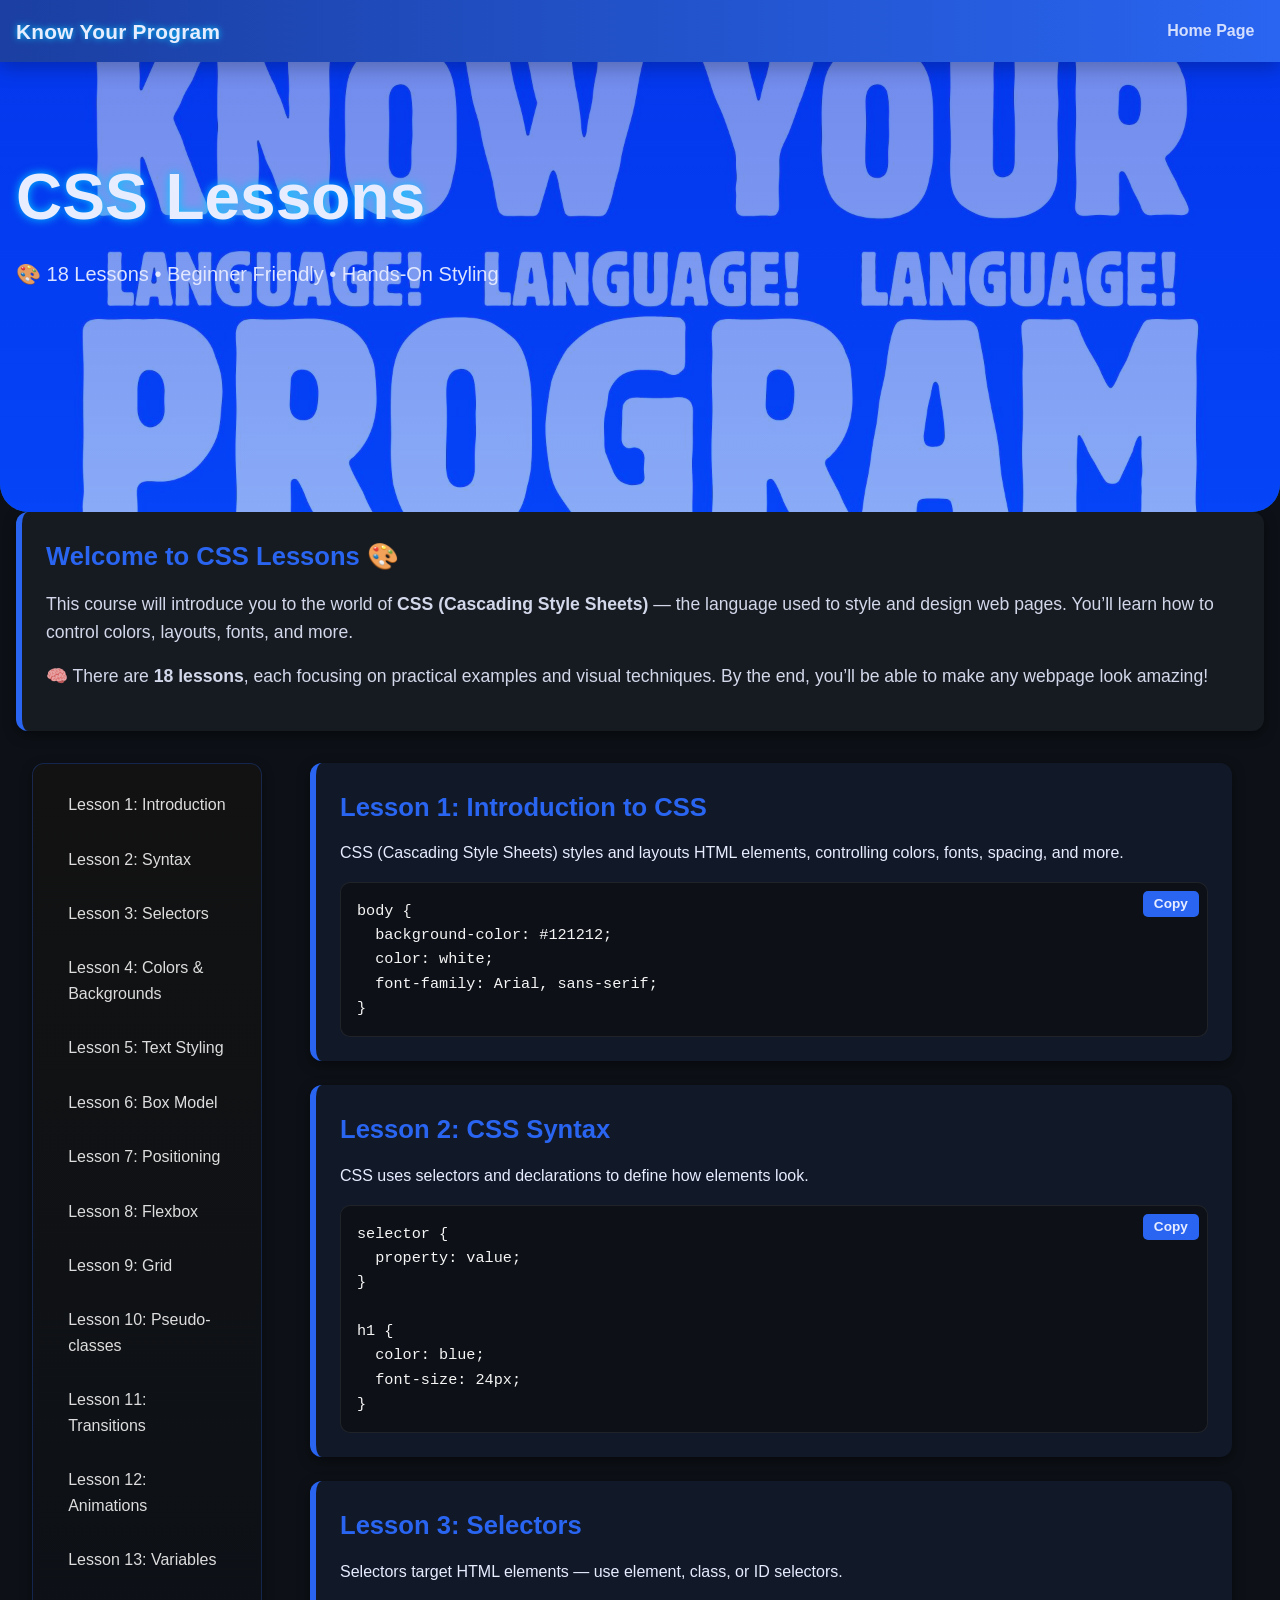
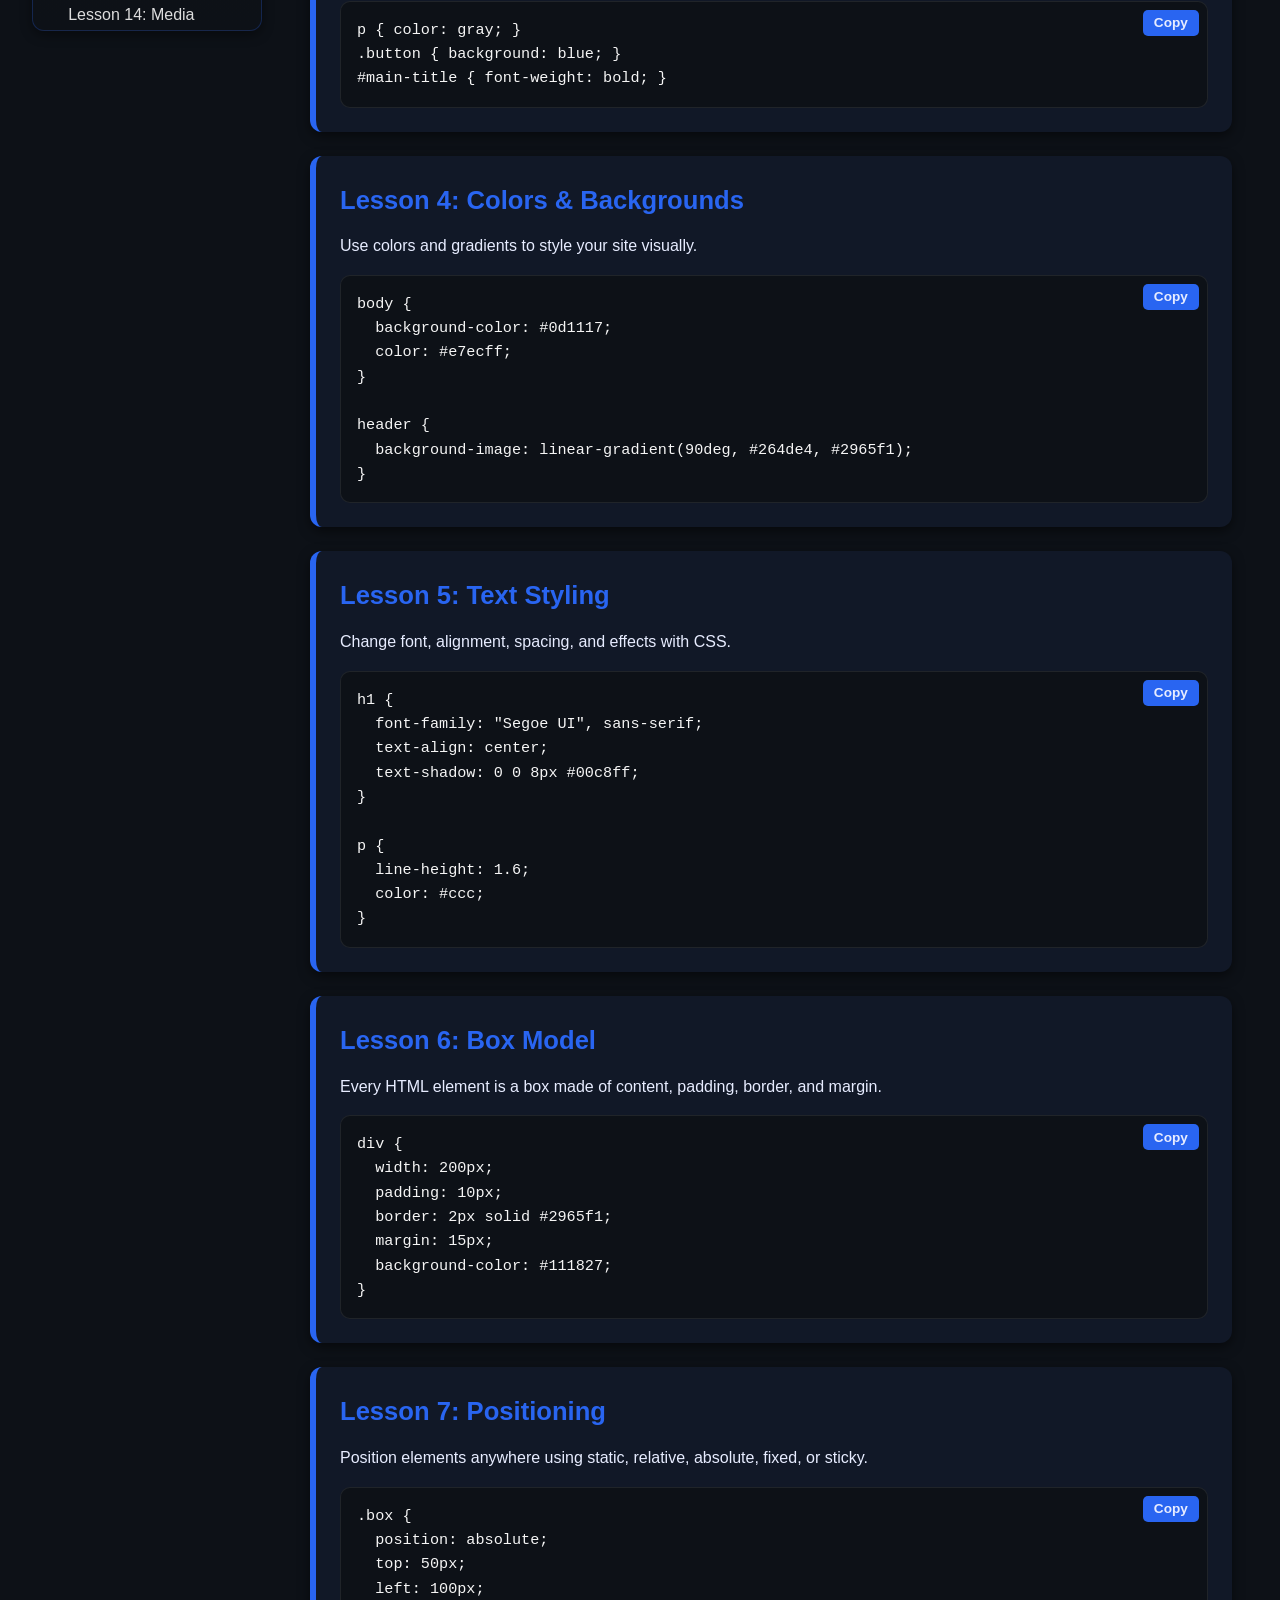
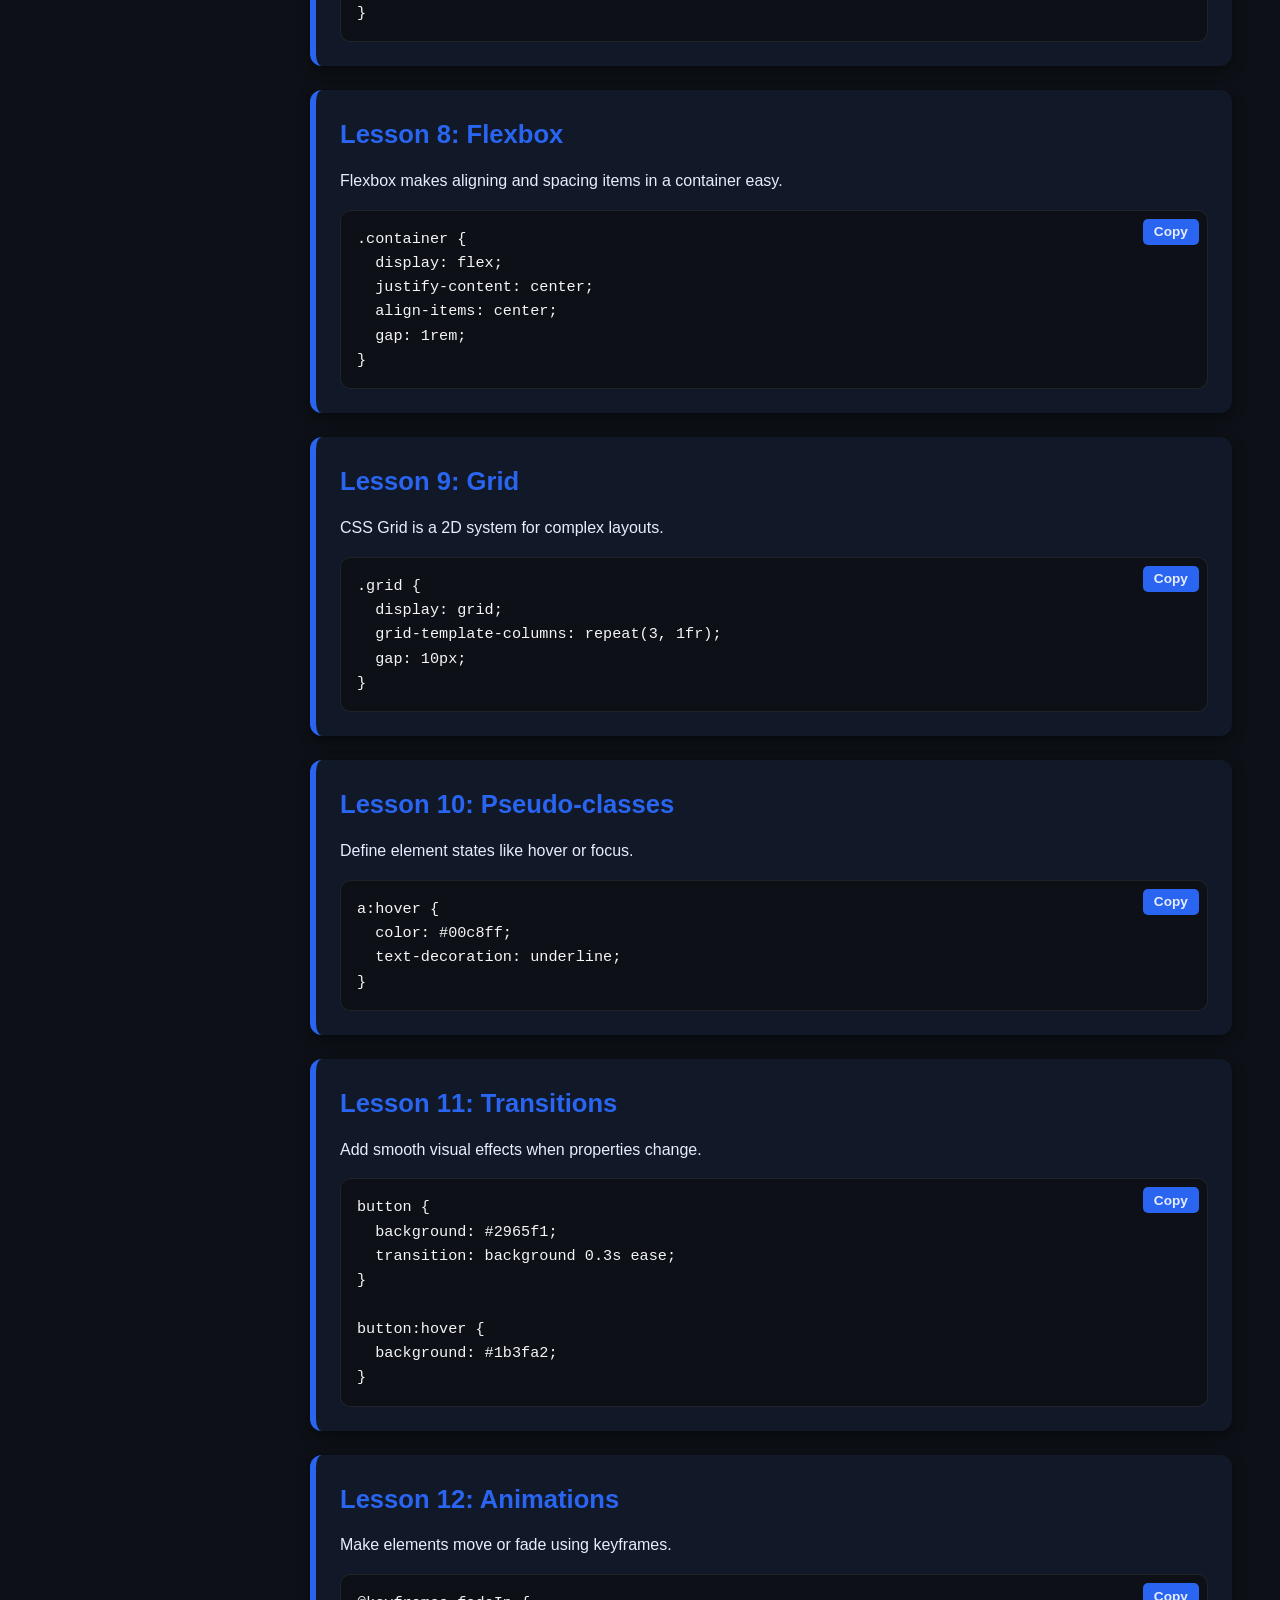
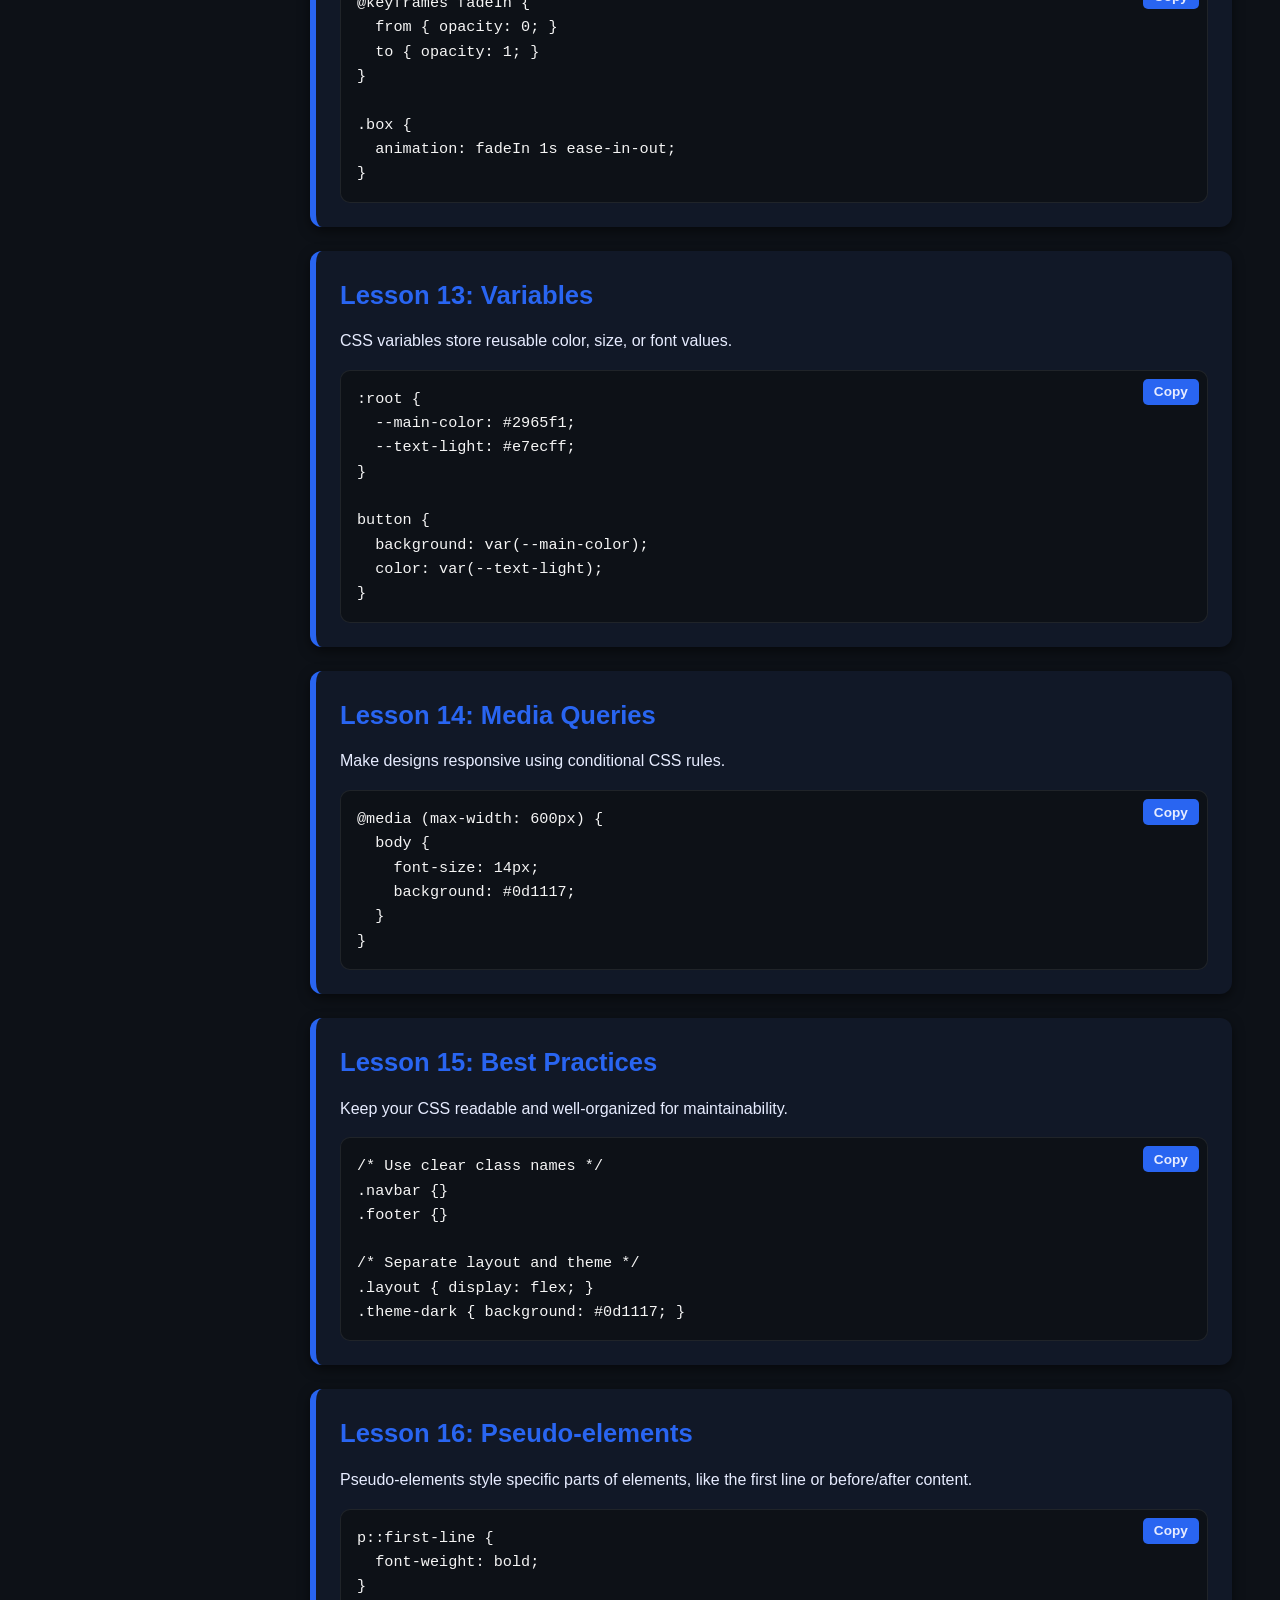
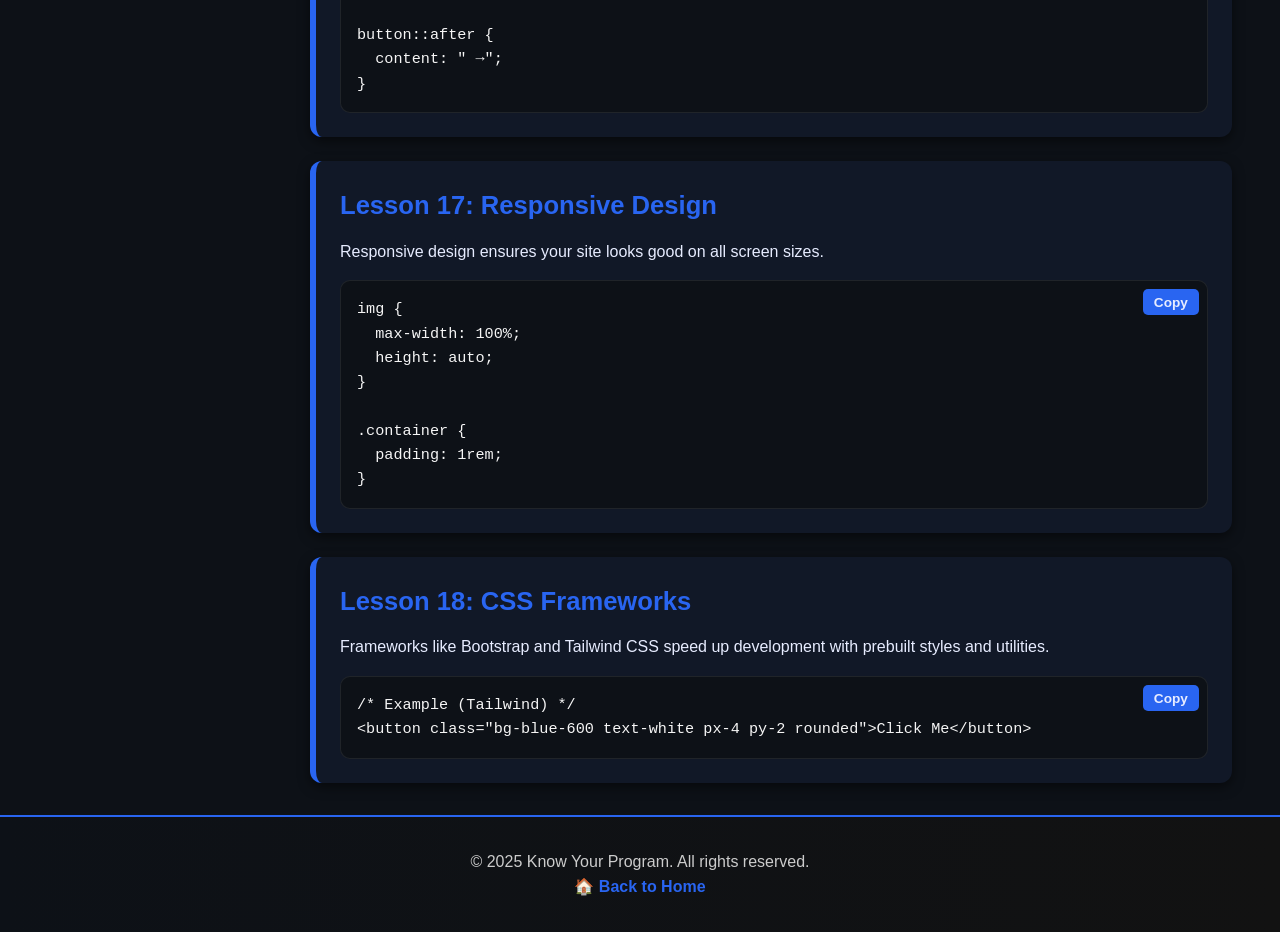
<file: HTML_Lessons/css_lesson.html>
<!DOCTYPE html>
<html lang="en">
<head>
  <meta charset="UTF-8">
  <meta name="viewport" content="width=device-width, initial-scale=1.0">
  <title>CSS Lessons</title>
  <link rel="stylesheet" href="css_design.css">
</head>
<body>

  <!-- Topbar -->
  <div class="topbar">
    <div class="brand">Know Your Program</div>
    <nav class="nav">
      <a href="../Main_Page/Home.html">Home Page</a>
    </nav>
    <!-- ✅ Hamburger now uses spans for better styling -->
    <button id="hamburger" class="hamburger" aria-label="Toggle menu">
      <span></span>
      <span></span>
      <span></span>
    </button>
  </div>
  <div class="progress-bar"></div>

<!-- Hero Section -->
<header class="hero">
  <img src="/head-images/Londrina Shadow css.jpg" alt="Know Your Program CSS banner art" />
  <div class="hero-inner">
    <h1>CSS Lessons</h1>
    <p>🎨 18 Lessons • Beginner Friendly • Hands-On Styling</p>
  </div>
</header>

<!-- Introduction Section -->
<section class="lesson intro">
  <h2>Welcome to CSS Lessons 🎨</h2>
  <p>
    This course will introduce you to the world of 
    <strong>CSS (Cascading Style Sheets)</strong> — the language used to 
    style and design web pages.  
    You’ll learn how to control colors, layouts, fonts, and more.
  </p>
  <p>
    🧠 There are <strong>18 lessons</strong>, each focusing on practical 
    examples and visual techniques.  
    By the end, you’ll be able to make any webpage look amazing!
  </p>
</section>

<!-- ✅ CSS Lessons Page -->
<div class="container">
  <!-- Sidebar -->
  <aside class="sidebar">
    <ul>
      <li><a href="#lesson1">Lesson 1: Introduction</a></li>
      <li><a href="#lesson2">Lesson 2: Syntax</a></li>
      <li><a href="#lesson3">Lesson 3: Selectors</a></li>
      <li><a href="#lesson4">Lesson 4: Colors & Backgrounds</a></li>
      <li><a href="#lesson5">Lesson 5: Text Styling</a></li>
      <li><a href="#lesson6">Lesson 6: Box Model</a></li>
      <li><a href="#lesson7">Lesson 7: Positioning</a></li>
      <li><a href="#lesson8">Lesson 8: Flexbox</a></li>
      <li><a href="#lesson9">Lesson 9: Grid</a></li>
      <li><a href="#lesson10">Lesson 10: Pseudo-classes</a></li>
      <li><a href="#lesson11">Lesson 11: Transitions</a></li>
      <li><a href="#lesson12">Lesson 12: Animations</a></li>
      <li><a href="#lesson13">Lesson 13: Variables</a></li>
      <li><a href="#lesson14">Lesson 14: Media Queries</a></li>
      <li><a href="#lesson15">Lesson 15: Best Practices</a></li>
      <li><a href="#lesson16">Lesson 16: Pseudo-elements</a></li>
      <li><a href="#lesson17">Lesson 17: Responsive Design</a></li>
      <li><a href="#lesson18">Lesson 18: CSS Frameworks</a></li>
    </ul>
  </aside>

  <!-- Lessons -->
  <main class="lessons">

    <section class="lesson" id="lesson1">
      <h2>Lesson 1: Introduction to CSS</h2>
      <p>CSS (Cascading Style Sheets) styles and layouts HTML elements, controlling colors, fonts, spacing, and more.</p>
<pre><code>body {
  background-color: #121212;
  color: white;
  font-family: Arial, sans-serif;
}</code></pre>
    </section>

    <section class="lesson" id="lesson2">
      <h2>Lesson 2: CSS Syntax</h2>
      <p>CSS uses selectors and declarations to define how elements look.</p>
<pre><code>selector {
  property: value;
}

h1 {
  color: blue;
  font-size: 24px;
}</code></pre>
    </section>

    <section class="lesson" id="lesson3">
      <h2>Lesson 3: Selectors</h2>
      <p>Selectors target HTML elements — use element, class, or ID selectors.</p>
<pre><code>p { color: gray; }
.button { background: blue; }
#main-title { font-weight: bold; }</code></pre>
    </section>

    <section class="lesson" id="lesson4">
      <h2>Lesson 4: Colors & Backgrounds</h2>
      <p>Use colors and gradients to style your site visually.</p>
<pre><code>body {
  background-color: #0d1117;
  color: #e7ecff;
}

header {
  background-image: linear-gradient(90deg, #264de4, #2965f1);
}</code></pre>
    </section>

    <section class="lesson" id="lesson5">
      <h2>Lesson 5: Text Styling</h2>
      <p>Change font, alignment, spacing, and effects with CSS.</p>
<pre><code>h1 {
  font-family: "Segoe UI", sans-serif;
  text-align: center;
  text-shadow: 0 0 8px #00c8ff;
}

p {
  line-height: 1.6;
  color: #ccc;
}</code></pre>
    </section>

    <section class="lesson" id="lesson6">
      <h2>Lesson 6: Box Model</h2>
      <p>Every HTML element is a box made of content, padding, border, and margin.</p>
<pre><code>div {
  width: 200px;
  padding: 10px;
  border: 2px solid #2965f1;
  margin: 15px;
  background-color: #111827;
}</code></pre>
    </section>

    <section class="lesson" id="lesson7">
      <h2>Lesson 7: Positioning</h2>
      <p>Position elements anywhere using static, relative, absolute, fixed, or sticky.</p>
<pre><code>.box {
  position: absolute;
  top: 50px;
  left: 100px;
}</code></pre>
    </section>

    <section class="lesson" id="lesson8">
      <h2>Lesson 8: Flexbox</h2>
      <p>Flexbox makes aligning and spacing items in a container easy.</p>
<pre><code>.container {
  display: flex;
  justify-content: center;
  align-items: center;
  gap: 1rem;
}</code></pre>
    </section>

    <section class="lesson" id="lesson9">
      <h2>Lesson 9: Grid</h2>
      <p>CSS Grid is a 2D system for complex layouts.</p>
<pre><code>.grid {
  display: grid;
  grid-template-columns: repeat(3, 1fr);
  gap: 10px;
}</code></pre>
    </section>

    <section class="lesson" id="lesson10">
      <h2>Lesson 10: Pseudo-classes</h2>
      <p>Define element states like hover or focus.</p>
<pre><code>a:hover {
  color: #00c8ff;
  text-decoration: underline;
}</code></pre>
    </section>

    <section class="lesson" id="lesson11">
      <h2>Lesson 11: Transitions</h2>
      <p>Add smooth visual effects when properties change.</p>
<pre><code>button {
  background: #2965f1;
  transition: background 0.3s ease;
}

button:hover {
  background: #1b3fa2;
}</code></pre>
    </section>

    <section class="lesson" id="lesson12">
      <h2>Lesson 12: Animations</h2>
      <p>Make elements move or fade using keyframes.</p>
<pre><code>@keyframes fadeIn {
  from { opacity: 0; }
  to { opacity: 1; }
}

.box {
  animation: fadeIn 1s ease-in-out;
}</code></pre>
    </section>

    <section class="lesson" id="lesson13">
      <h2>Lesson 13: Variables</h2>
      <p>CSS variables store reusable color, size, or font values.</p>
<pre><code>:root {
  --main-color: #2965f1;
  --text-light: #e7ecff;
}

button {
  background: var(--main-color);
  color: var(--text-light);
}</code></pre>
    </section>

    <section class="lesson" id="lesson14">
      <h2>Lesson 14: Media Queries</h2>
      <p>Make designs responsive using conditional CSS rules.</p>
<pre><code>@media (max-width: 600px) {
  body {
    font-size: 14px;
    background: #0d1117;
  }
}</code></pre>
    </section>

    <section class="lesson" id="lesson15">
      <h2>Lesson 15: Best Practices</h2>
      <p>Keep your CSS readable and well-organized for maintainability.</p>
<pre><code>/* Use clear class names */
.navbar {}
.footer {}

/* Separate layout and theme */
.layout { display: flex; }
.theme-dark { background: #0d1117; }</code></pre>
    </section>

    <section class="lesson" id="lesson16">
      <h2>Lesson 16: Pseudo-elements</h2>
      <p>Pseudo-elements style specific parts of elements, like the first line or before/after content.</p>
<pre><code>p::first-line {
  font-weight: bold;
}

button::after {
  content: " →";
}</code></pre>
    </section>

    <section class="lesson" id="lesson17">
      <h2>Lesson 17: Responsive Design</h2>
      <p>Responsive design ensures your site looks good on all screen sizes.</p>
<pre><code>img {
  max-width: 100%;
  height: auto;
}

.container {
  padding: 1rem;
}</code></pre>
    </section>

    <section class="lesson" id="lesson18">
      <h2>Lesson 18: CSS Frameworks</h2>
      <p>Frameworks like Bootstrap and Tailwind CSS speed up development with prebuilt styles and utilities.</p>
<pre><code>/* Example (Tailwind) */
&lt;button class="bg-blue-600 text-white px-4 py-2 rounded"&gt;Click Me&lt;/button&gt;</code></pre>
    </section>

  </main>
</div>



  <!-- Footer -->
  <footer class="footer">
    <p>© 2025 Know Your Program. All rights reserved.</p>
    <p><a href="../Main_Page/Home.html">🏠 Back to Home</a></p>
  </footer>

  <!-- Back to Top Button -->
<button id="backToTop" class="back-to-top">↑</button>

  <script src="html_script.js"></script>
</body>
</html>
</file>
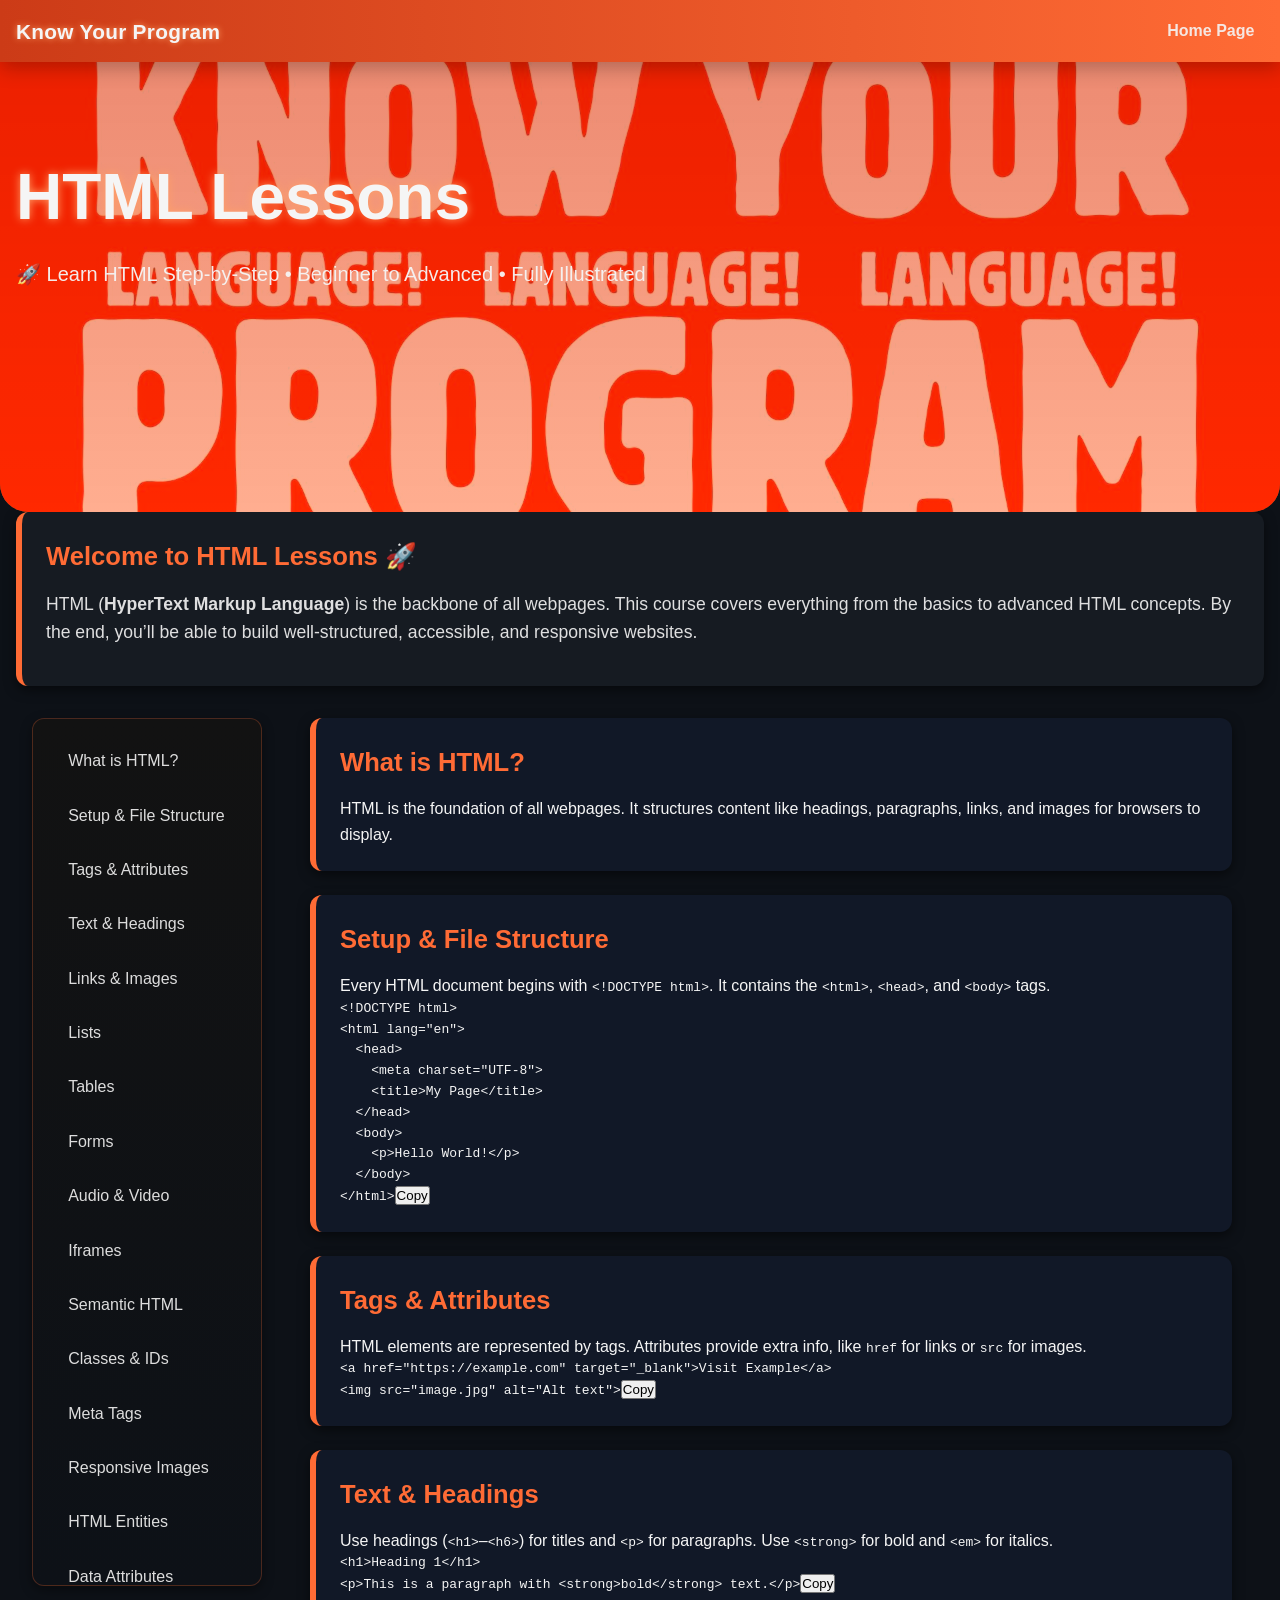
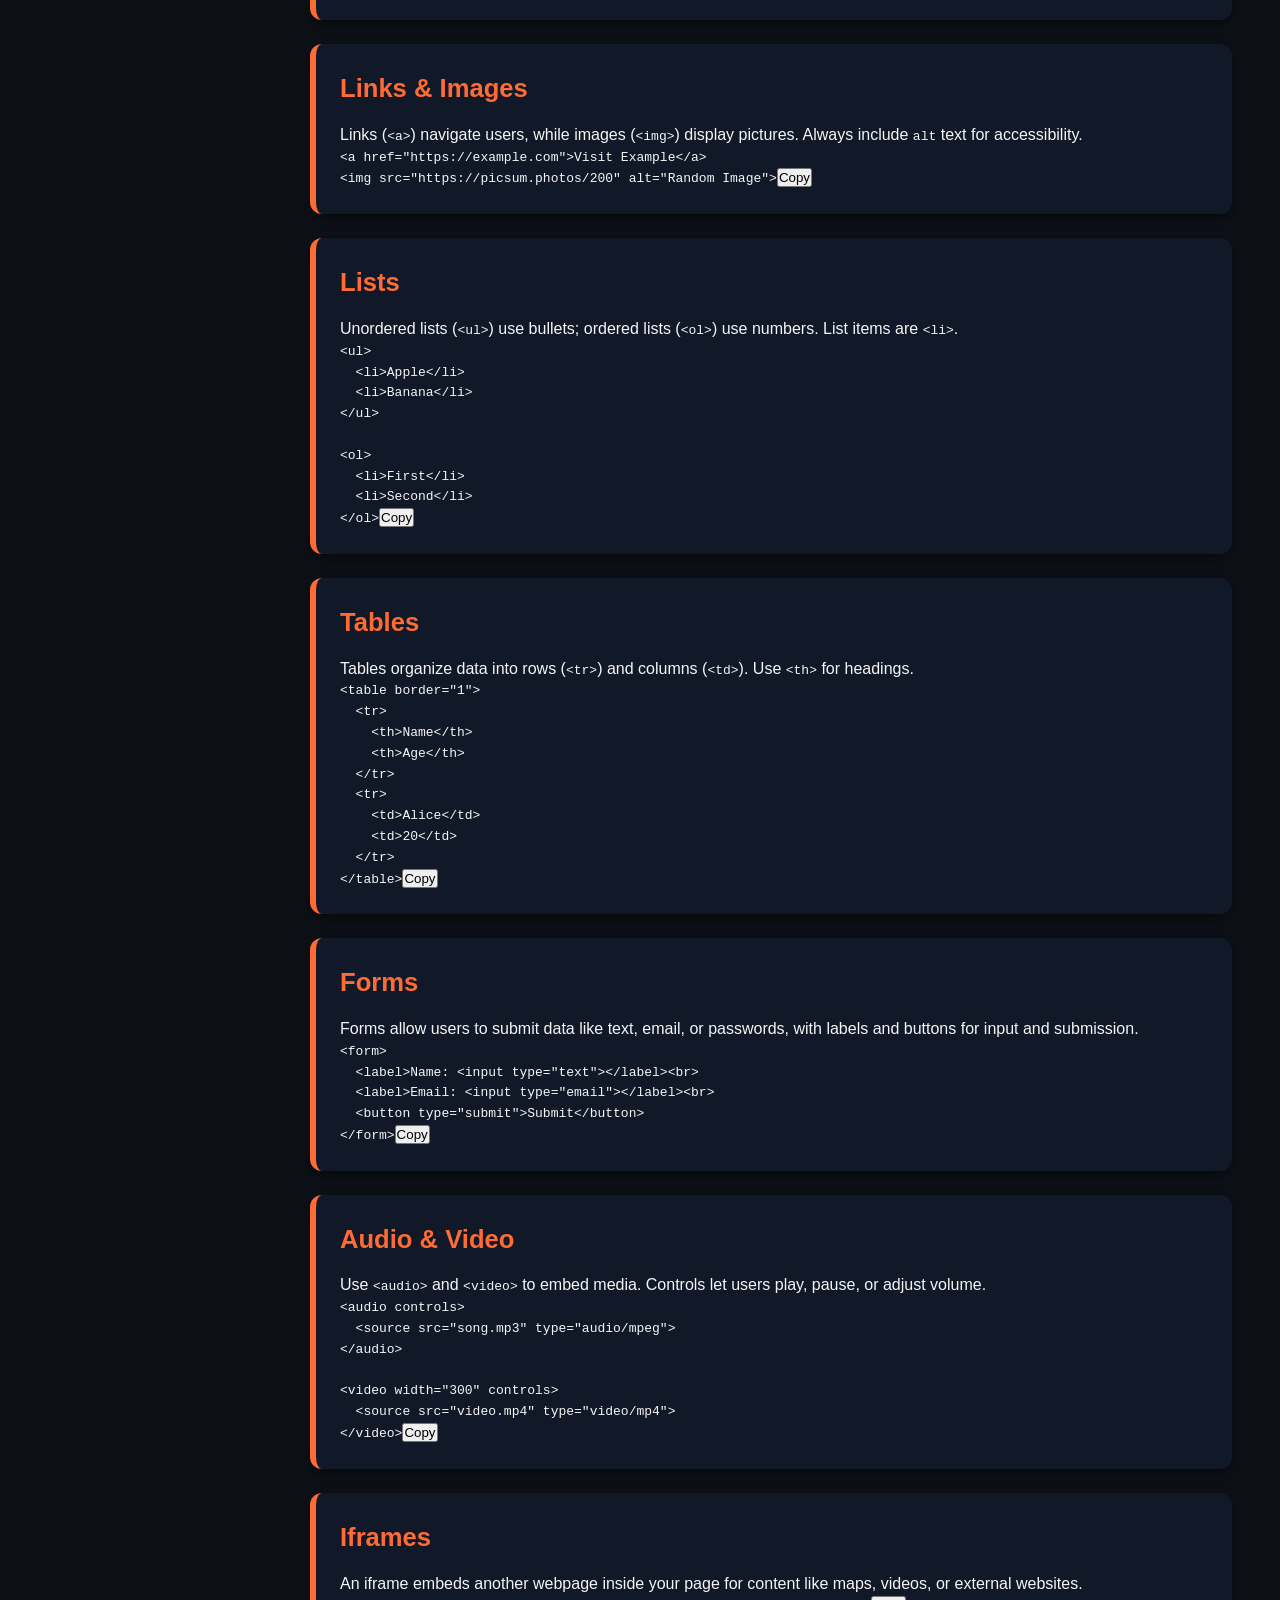
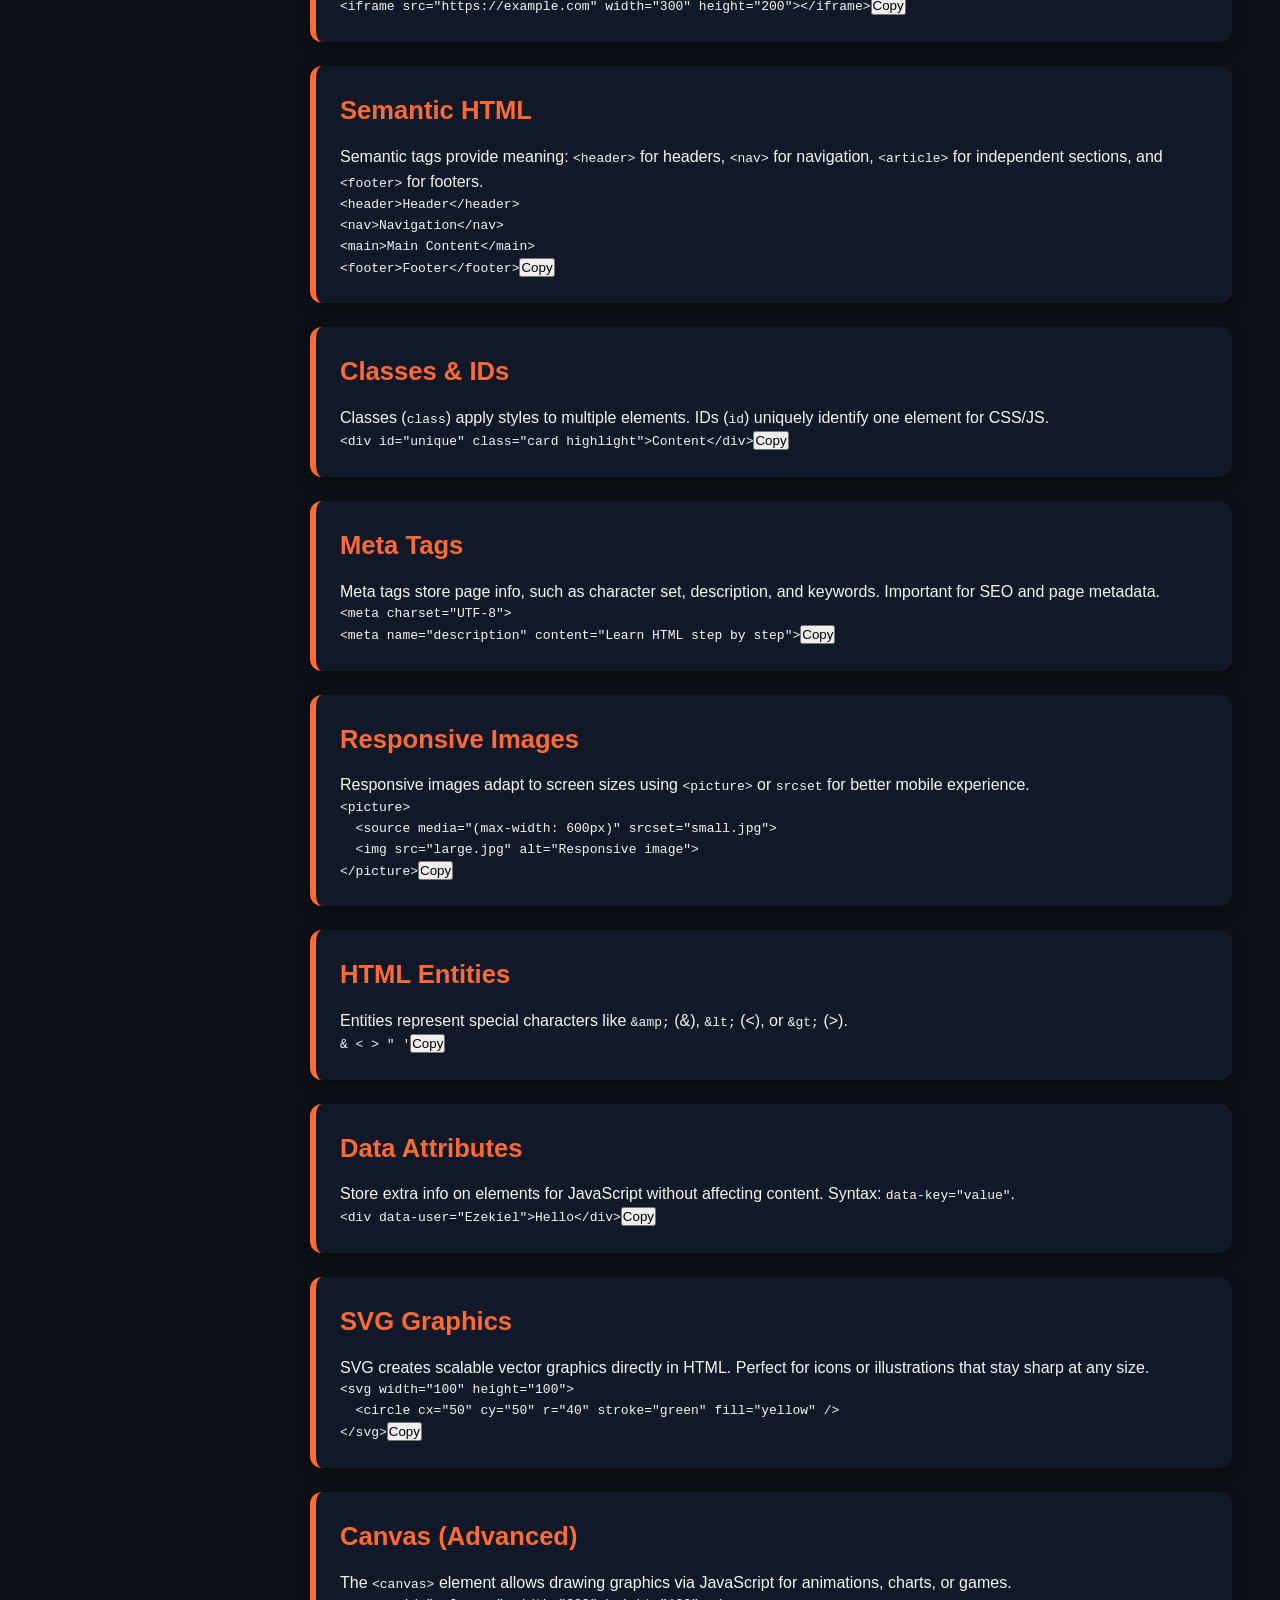
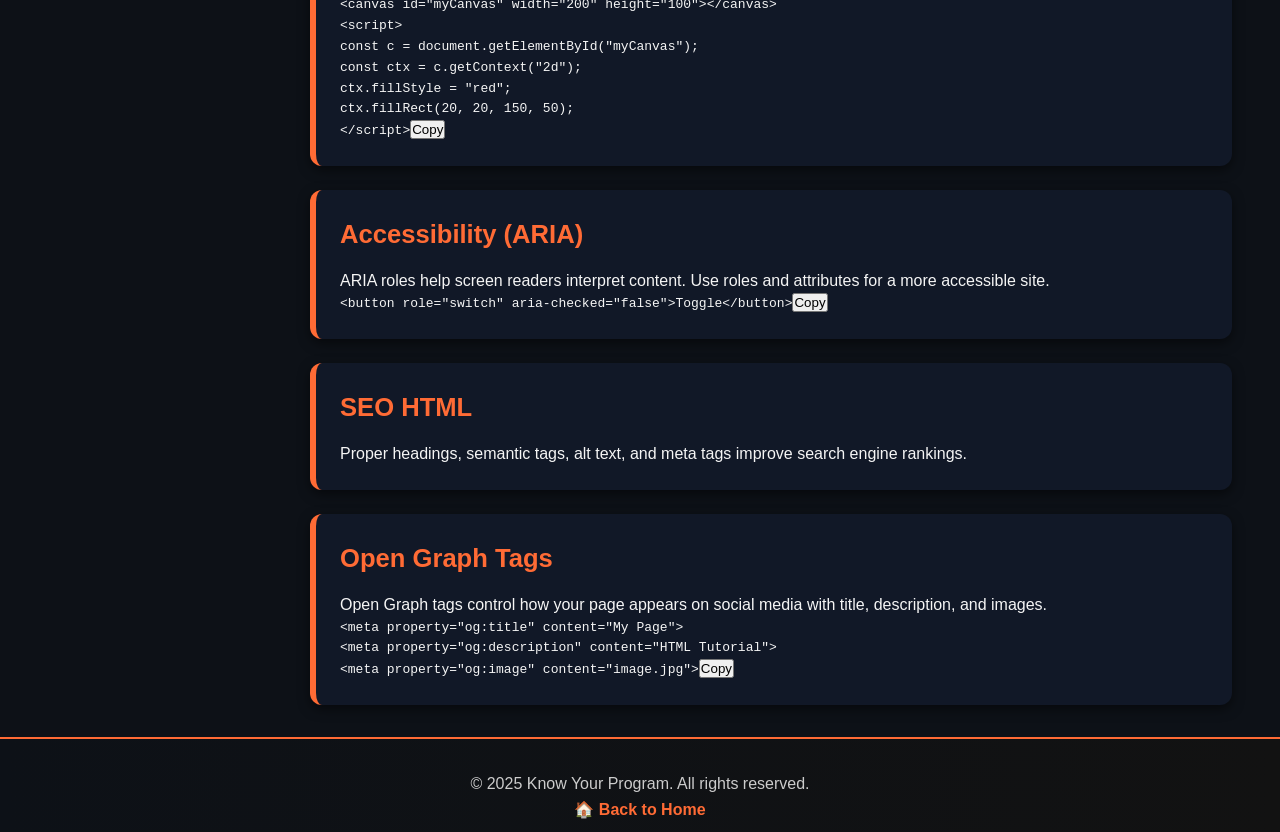
<file: HTML_Lessons/html_lesson.html>
<!DOCTYPE html>
<html lang="en">
<head>
  <meta charset="UTF-8">
  <meta name="viewport" content="width=device-width, initial-scale=1.0">
  <title>HTML Lessons</title>
  <link rel="stylesheet" href="html_design.css">
</head>
<body>

  <!-- Topbar -->
  <div class="topbar">
    <div class="brand">Know Your Program</div>
    <nav class="nav">
      <a href="../Main_Page/Home.html">Home Page</a>
    </nav>
    <button id="hamburger" class="hamburger" aria-label="Toggle menu">
      <span></span>
      <span></span>
      <span></span>
    </button>
  </div>
  <div class="progress-bar"></div>

  <!-- Hero Section -->
  <header class="hero">
    <img src="/head-images/Londrina Shadow html.jpg" alt="Know Your Program banner art" />
    <div class="hero-inner">
      <h1>HTML Lessons</h1>
      <p>🚀 Learn HTML Step-by-Step • Beginner to Advanced • Fully Illustrated</p>
    </div>
  </header>

  <!-- Introduction Section -->
  <section class="lesson intro">
    <h2>Welcome to HTML Lessons 🚀</h2>
    <p>
      HTML (<strong>HyperText Markup Language</strong>) is the backbone of all webpages.  
      This course covers everything from the basics to advanced HTML concepts.  
      By the end, you’ll be able to build well-structured, accessible, and responsive websites.
    </p>
  </section>

  <!-- Container -->
  <div class="container">

    <!-- Sidebar -->
    <aside class="sidebar">
      <ul>
        <!-- Basics -->
        <li><a href="#intro-html">What is HTML?</a></li>
        <li><a href="#setup">Setup & File Structure</a></li>
        <li><a href="#tags-attributes">Tags & Attributes</a></li>
        <li><a href="#text">Text & Headings</a></li>
        <li><a href="#links-images">Links & Images</a></li>
        <li><a href="#lists">Lists</a></li>
        <li><a href="#tables">Tables</a></li>

        <!-- Intermediate -->
        <li><a href="#forms">Forms</a></li>
        <li><a href="#media">Audio & Video</a></li>
        <li><a href="#iframes">Iframes</a></li>
        <li><a href="#semantic">Semantic HTML</a></li>
        <li><a href="#classes-ids">Classes & IDs</a></li>
        <li><a href="#meta">Meta Tags</a></li>
        <li><a href="#responsive-images">Responsive Images</a></li>

        <!-- Advanced -->
        <li><a href="#entities">HTML Entities</a></li>
        <li><a href="#data-attributes">Data Attributes</a></li>
        <li><a href="#svg">SVG Graphics</a></li>
        <li><a href="#canvas-advanced">Canvas (Advanced)</a></li>
        <li><a href="#accessibility">Accessibility (ARIA)</a></li>
        <li><a href="#seo">SEO HTML</a></li>
        <li><a href="#open-graph">Open Graph Tags</a></li>
      </ul>
    </aside>

    <!-- Lessons -->
    <main class="lessons">

      <!-- Basics -->
      <section class="lesson" id="intro-html">
        <h2>What is HTML?</h2>
        <p>HTML is the foundation of all webpages. It structures content like headings, paragraphs, links, and images for browsers to display.</p>
      </section>

      <section class="lesson" id="setup">
        <h2>Setup & File Structure</h2>
        <p>Every HTML document begins with <code>&lt;!DOCTYPE html&gt;</code>. It contains the <code>&lt;html&gt;</code>, <code>&lt;head&gt;</code>, and <code>&lt;body&gt;</code> tags.</p>
        <pre><code>&lt;!DOCTYPE html&gt;
&lt;html lang="en"&gt;
  &lt;head&gt;
    &lt;meta charset="UTF-8"&gt;
    &lt;title&gt;My Page&lt;/title&gt;
  &lt;/head&gt;
  &lt;body&gt;
    &lt;p&gt;Hello World!&lt;/p&gt;
  &lt;/body&gt;
&lt;/html&gt;</code></pre>
      </section>

      <section class="lesson" id="tags-attributes">
        <h2>Tags & Attributes</h2>
        <p>HTML elements are represented by tags. Attributes provide extra info, like <code>href</code> for links or <code>src</code> for images.</p>
<pre><code>&lt;a href="https://example.com" target="_blank"&gt;Visit Example&lt;/a&gt;
&lt;img src="image.jpg" alt="Alt text"&gt;</code></pre>
      </section>

      <section class="lesson" id="text">
        <h2>Text & Headings</h2>
        <p>Use headings (<code>&lt;h1&gt;</code>–<code>&lt;h6&gt;</code>) for titles and <code>&lt;p&gt;</code> for paragraphs. Use <code>&lt;strong&gt;</code> for bold and <code>&lt;em&gt;</code> for italics.</p>
<pre><code>&lt;h1&gt;Heading 1&lt;/h1&gt;
&lt;p&gt;This is a paragraph with &lt;strong&gt;bold&lt;/strong&gt; text.&lt;/p&gt;</code></pre>
      </section>

      <section class="lesson" id="links-images">
        <h2>Links & Images</h2>
        <p>Links (<code>&lt;a&gt;</code>) navigate users, while images (<code>&lt;img&gt;</code>) display pictures. Always include <code>alt</code> text for accessibility.</p>
<pre><code>&lt;a href="https://example.com"&gt;Visit Example&lt;/a&gt;
&lt;img src="https://picsum.photos/200" alt="Random Image"&gt;</code></pre>
      </section>

      <section class="lesson" id="lists">
        <h2>Lists</h2>
        <p>Unordered lists (<code>&lt;ul&gt;</code>) use bullets; ordered lists (<code>&lt;ol&gt;</code>) use numbers. List items are <code>&lt;li&gt;</code>.</p>
<pre><code>&lt;ul&gt;
  &lt;li&gt;Apple&lt;/li&gt;
  &lt;li&gt;Banana&lt;/li&gt;
&lt;/ul&gt;

&lt;ol&gt;
  &lt;li&gt;First&lt;/li&gt;
  &lt;li&gt;Second&lt;/li&gt;
&lt;/ol&gt;</code></pre>
      </section>

      <section class="lesson" id="tables">
        <h2>Tables</h2>
        <p>Tables organize data into rows (<code>&lt;tr&gt;</code>) and columns (<code>&lt;td&gt;</code>). Use <code>&lt;th&gt;</code> for headings.</p>
<pre><code>&lt;table border="1"&gt;
  &lt;tr&gt;
    &lt;th&gt;Name&lt;/th&gt;
    &lt;th&gt;Age&lt;/th&gt;
  &lt;/tr&gt;
  &lt;tr&gt;
    &lt;td&gt;Alice&lt;/td&gt;
    &lt;td&gt;20&lt;/td&gt;
  &lt;/tr&gt;
&lt;/table&gt;</code></pre>
      </section>

      <!-- Intermediate -->
      <section class="lesson" id="forms">
        <h2>Forms</h2>
        <p>Forms allow users to submit data like text, email, or passwords, with labels and buttons for input and submission.</p>
<pre><code>&lt;form&gt;
  &lt;label&gt;Name: &lt;input type="text"&gt;&lt;/label&gt;&lt;br&gt;
  &lt;label&gt;Email: &lt;input type="email"&gt;&lt;/label&gt;&lt;br&gt;
  &lt;button type="submit"&gt;Submit&lt;/button&gt;
&lt;/form&gt;</code></pre>
      </section>

      <section class="lesson" id="media">
        <h2>Audio & Video</h2>
        <p>Use <code>&lt;audio&gt;</code> and <code>&lt;video&gt;</code> to embed media. Controls let users play, pause, or adjust volume.</p>
<pre><code>&lt;audio controls&gt;
  &lt;source src="song.mp3" type="audio/mpeg"&gt;
&lt;/audio&gt;

&lt;video width="300" controls&gt;
  &lt;source src="video.mp4" type="video/mp4"&gt;
&lt;/video&gt;</code></pre>
      </section>

      <section class="lesson" id="iframes">
        <h2>Iframes</h2>
        <p>An iframe embeds another webpage inside your page for content like maps, videos, or external websites.</p>
<pre><code>&lt;iframe src="https://example.com" width="300" height="200"&gt;&lt;/iframe&gt;</code></pre>
      </section>

      <section class="lesson" id="semantic">
        <h2>Semantic HTML</h2>
        <p>Semantic tags provide meaning: <code>&lt;header&gt;</code> for headers, <code>&lt;nav&gt;</code> for navigation, <code>&lt;article&gt;</code> for independent sections, and <code>&lt;footer&gt;</code> for footers.</p>
<pre><code>&lt;header&gt;Header&lt;/header&gt;
&lt;nav&gt;Navigation&lt;/nav&gt;
&lt;main&gt;Main Content&lt;/main&gt;
&lt;footer&gt;Footer&lt;/footer&gt;</code></pre>
      </section>

      <section class="lesson" id="classes-ids">
        <h2>Classes & IDs</h2>
        <p>Classes (<code>class</code>) apply styles to multiple elements. IDs (<code>id</code>) uniquely identify one element for CSS/JS.</p>
<pre><code>&lt;div id="unique" class="card highlight"&gt;Content&lt;/div&gt;</code></pre>
      </section>

      <section class="lesson" id="meta">
        <h2>Meta Tags</h2>
        <p>Meta tags store page info, such as character set, description, and keywords. Important for SEO and page metadata.</p>
<pre><code>&lt;meta charset="UTF-8"&gt;
&lt;meta name="description" content="Learn HTML step by step"&gt;</code></pre>
      </section>

      <section class="lesson" id="responsive-images">
        <h2>Responsive Images</h2>
        <p>Responsive images adapt to screen sizes using <code>&lt;picture&gt;</code> or <code>srcset</code> for better mobile experience.</p>
<pre><code>&lt;picture&gt;
  &lt;source media="(max-width: 600px)" srcset="small.jpg"&gt;
  &lt;img src="large.jpg" alt="Responsive image"&gt;
&lt;/picture&gt;</code></pre>
      </section>

      <!-- Advanced -->
      <section class="lesson" id="entities">
        <h2>HTML Entities</h2>
        <p>Entities represent special characters like <code>&amp;amp;</code> (&amp;), <code>&amp;lt;</code> (&lt;), or <code>&amp;gt;</code> (&gt;).</p>
<pre><code>&amp; &lt; &gt; &quot; &apos;</code></pre>
      </section>

      <section class="lesson" id="data-attributes">
        <h2>Data Attributes</h2>
        <p>Store extra info on elements for JavaScript without affecting content. Syntax: <code>data-key="value"</code>.</p>
<pre><code>&lt;div data-user="Ezekiel"&gt;Hello&lt;/div&gt;</code></pre>
      </section>

      <section class="lesson" id="svg">
        <h2>SVG Graphics</h2>
        <p>SVG creates scalable vector graphics directly in HTML. Perfect for icons or illustrations that stay sharp at any size.</p>
<pre><code>&lt;svg width="100" height="100"&gt;
  &lt;circle cx="50" cy="50" r="40" stroke="green" fill="yellow" /&gt;
&lt;/svg&gt;</code></pre>
      </section>

      <section class="lesson" id="canvas-advanced">
        <h2>Canvas (Advanced)</h2>
        <p>The <code>&lt;canvas&gt;</code> element allows drawing graphics via JavaScript for animations, charts, or games.</p>
<pre><code>&lt;canvas id="myCanvas" width="200" height="100"&gt;&lt;/canvas&gt;
&lt;script&gt;
const c = document.getElementById("myCanvas");
const ctx = c.getContext("2d");
ctx.fillStyle = "red";
ctx.fillRect(20, 20, 150, 50);
&lt;/script&gt;</code></pre>
      </section>

      <section class="lesson" id="accessibility">
        <h2>Accessibility (ARIA)</h2>
        <p>ARIA roles help screen readers interpret content. Use roles and attributes for a more accessible site.</p>
<pre><code>&lt;button role="switch" aria-checked="false"&gt;Toggle&lt;/button&gt;</code></pre>
      </section>

      <section class="lesson" id="seo">
        <h2>SEO HTML</h2>
        <p>Proper headings, semantic tags, alt text, and meta tags improve search engine rankings.</p>
      </section>

      <section class="lesson" id="open-graph">
        <h2>Open Graph Tags</h2>
        <p>Open Graph tags control how your page appears on social media with title, description, and images.</p>
<pre><code>&lt;meta property="og:title" content="My Page"&gt;
&lt;meta property="og:description" content="HTML Tutorial"&gt;
&lt;meta property="og:image" content="image.jpg"&gt;</code></pre>
      </section>

    </main>
  </div>

  <!-- Footer -->
  <footer class="footer">
    <p>© 2025 Know Your Program. All rights reserved.</p>
    <p><a href="../Main_Page/Home.html">🏠 Back to Home</a></p>
  </footer>

  <!-- Back to Top -->
  <button id="backToTop" class="back-to-top">↑</button>

  <script src="html_script.js"></script>
</body>
</html>
</file>
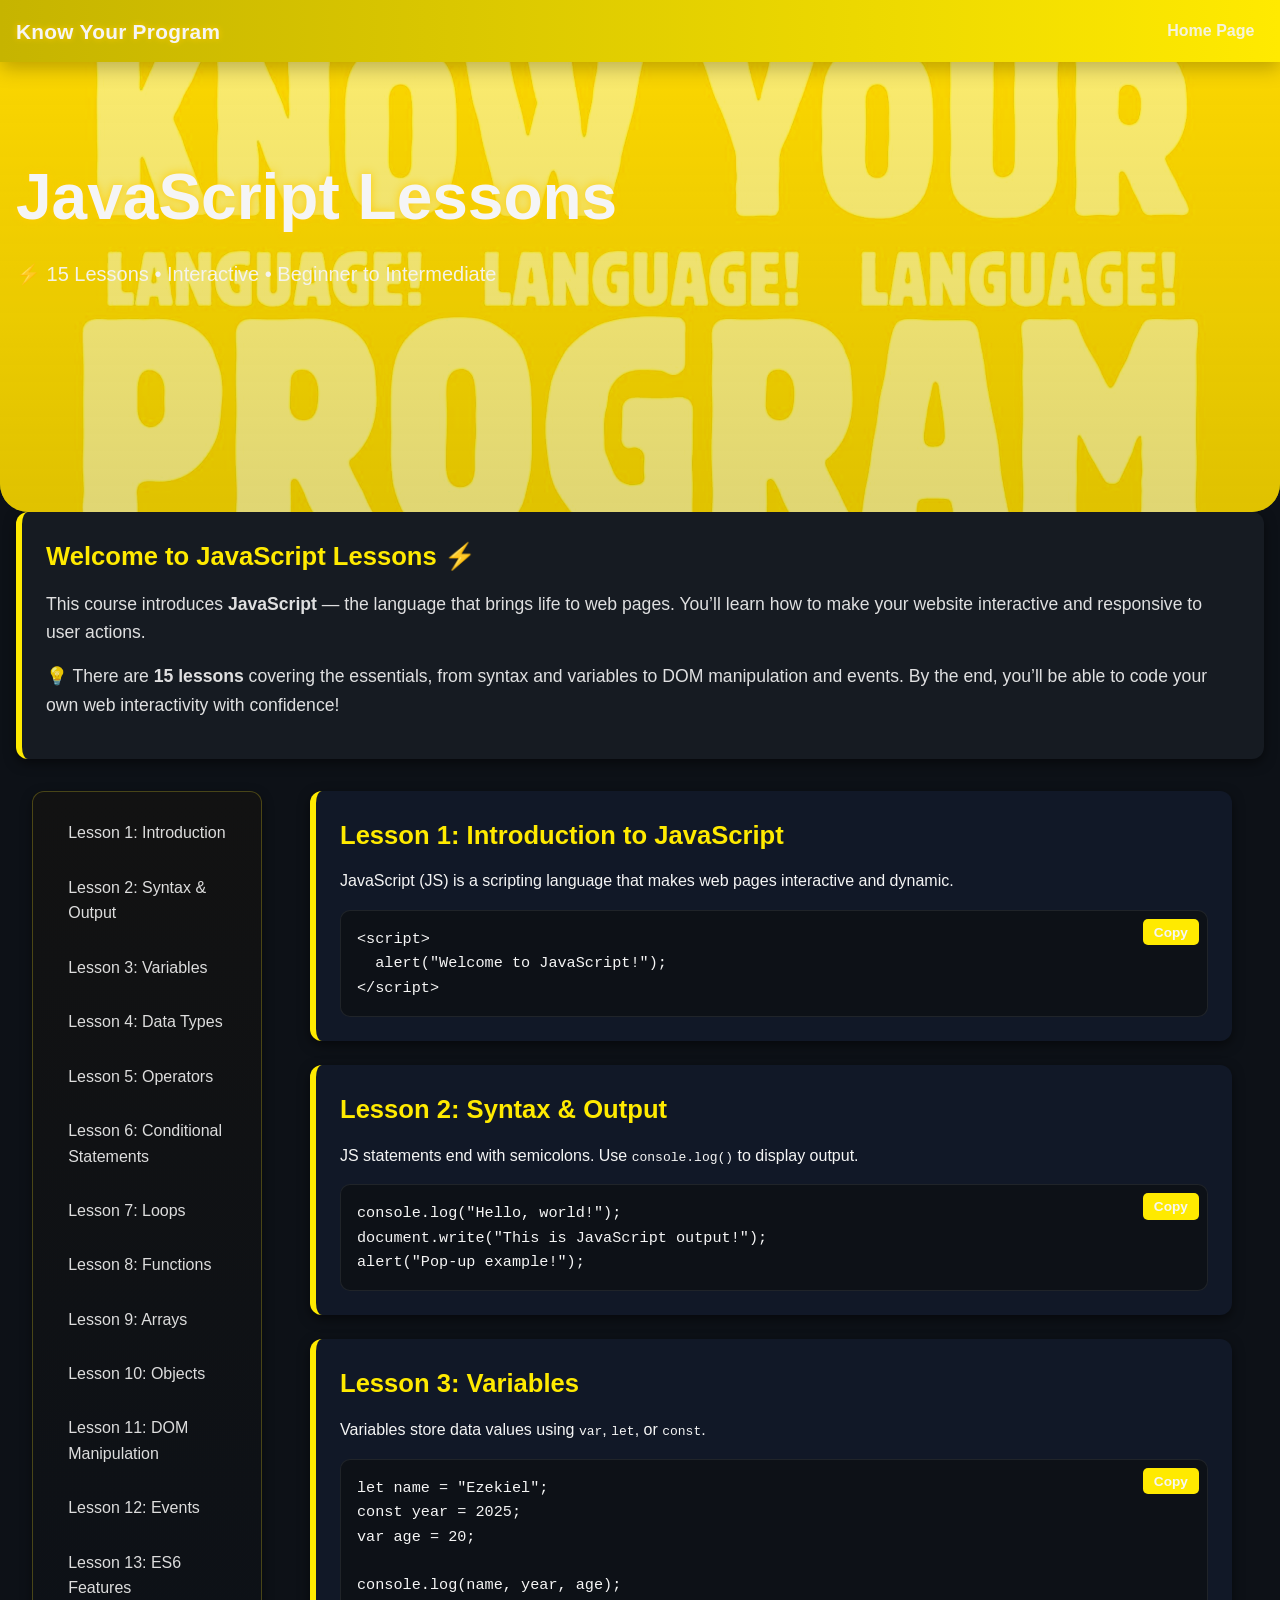
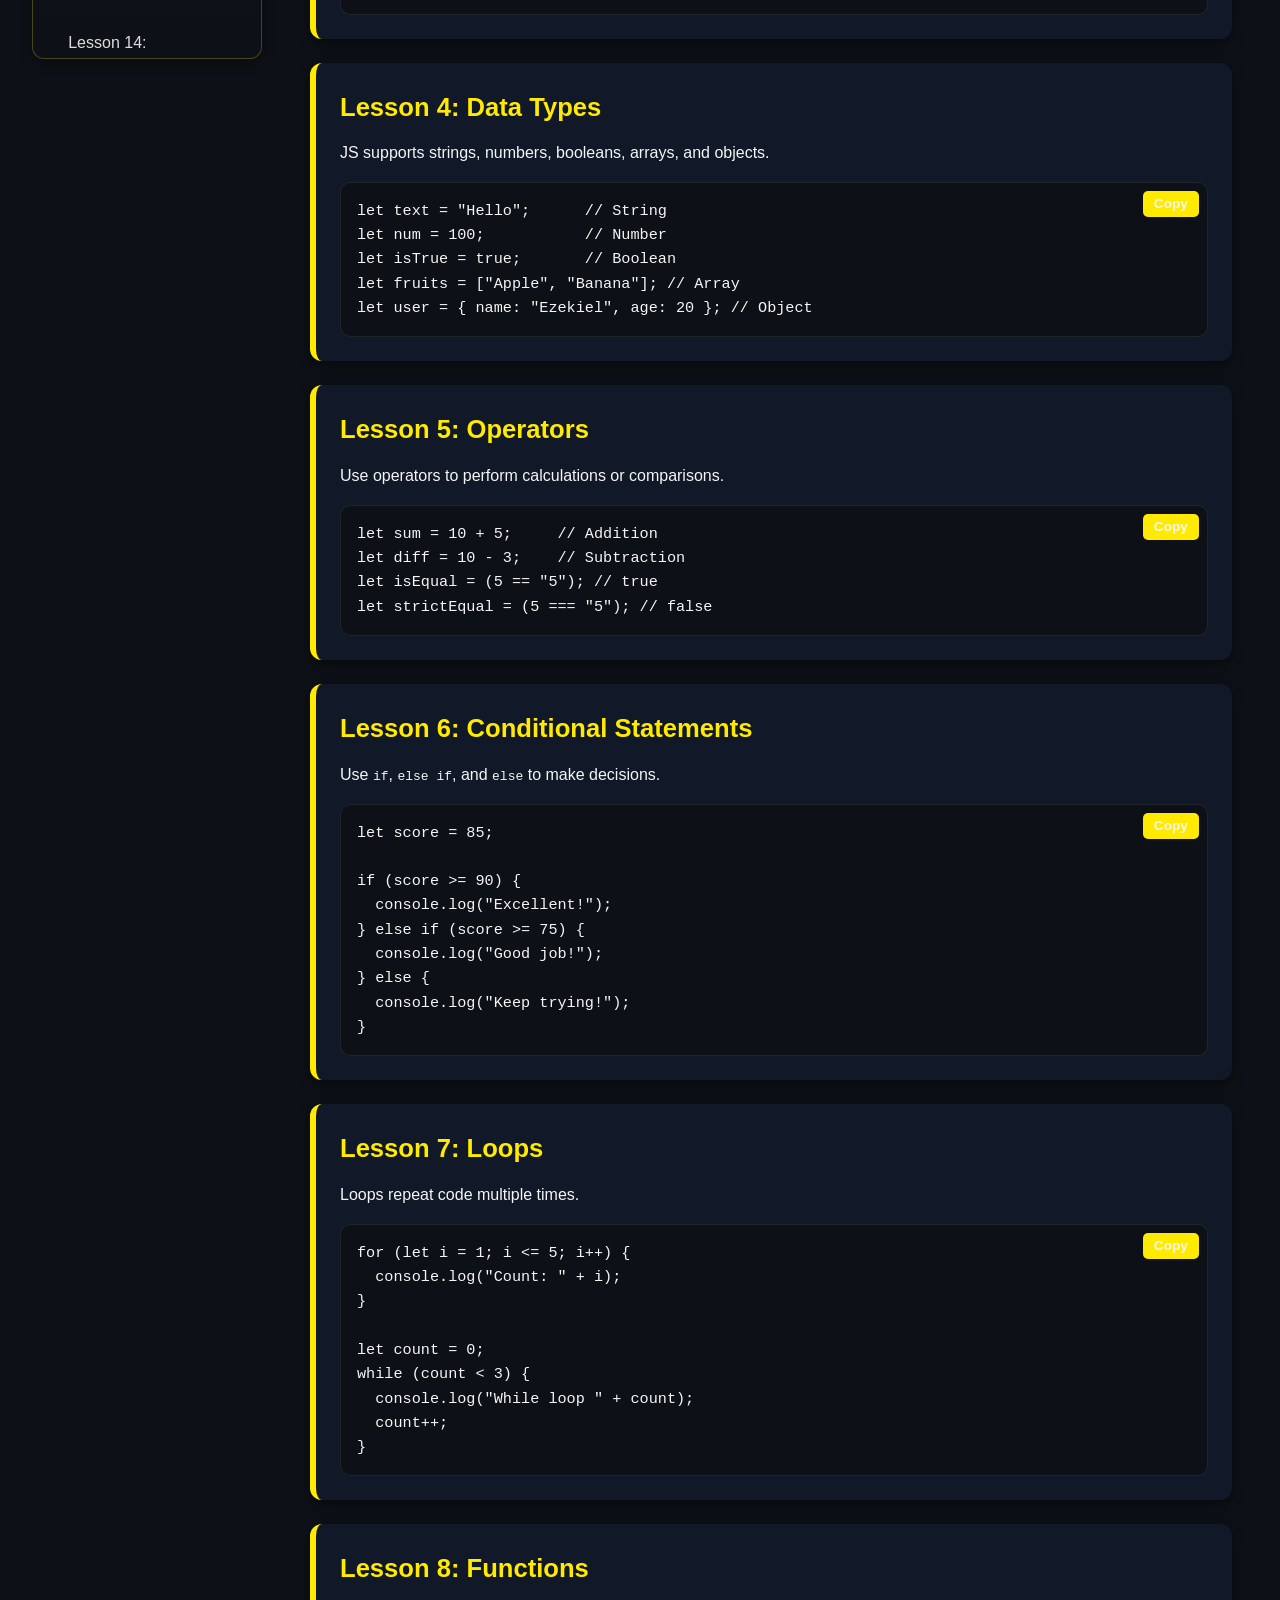
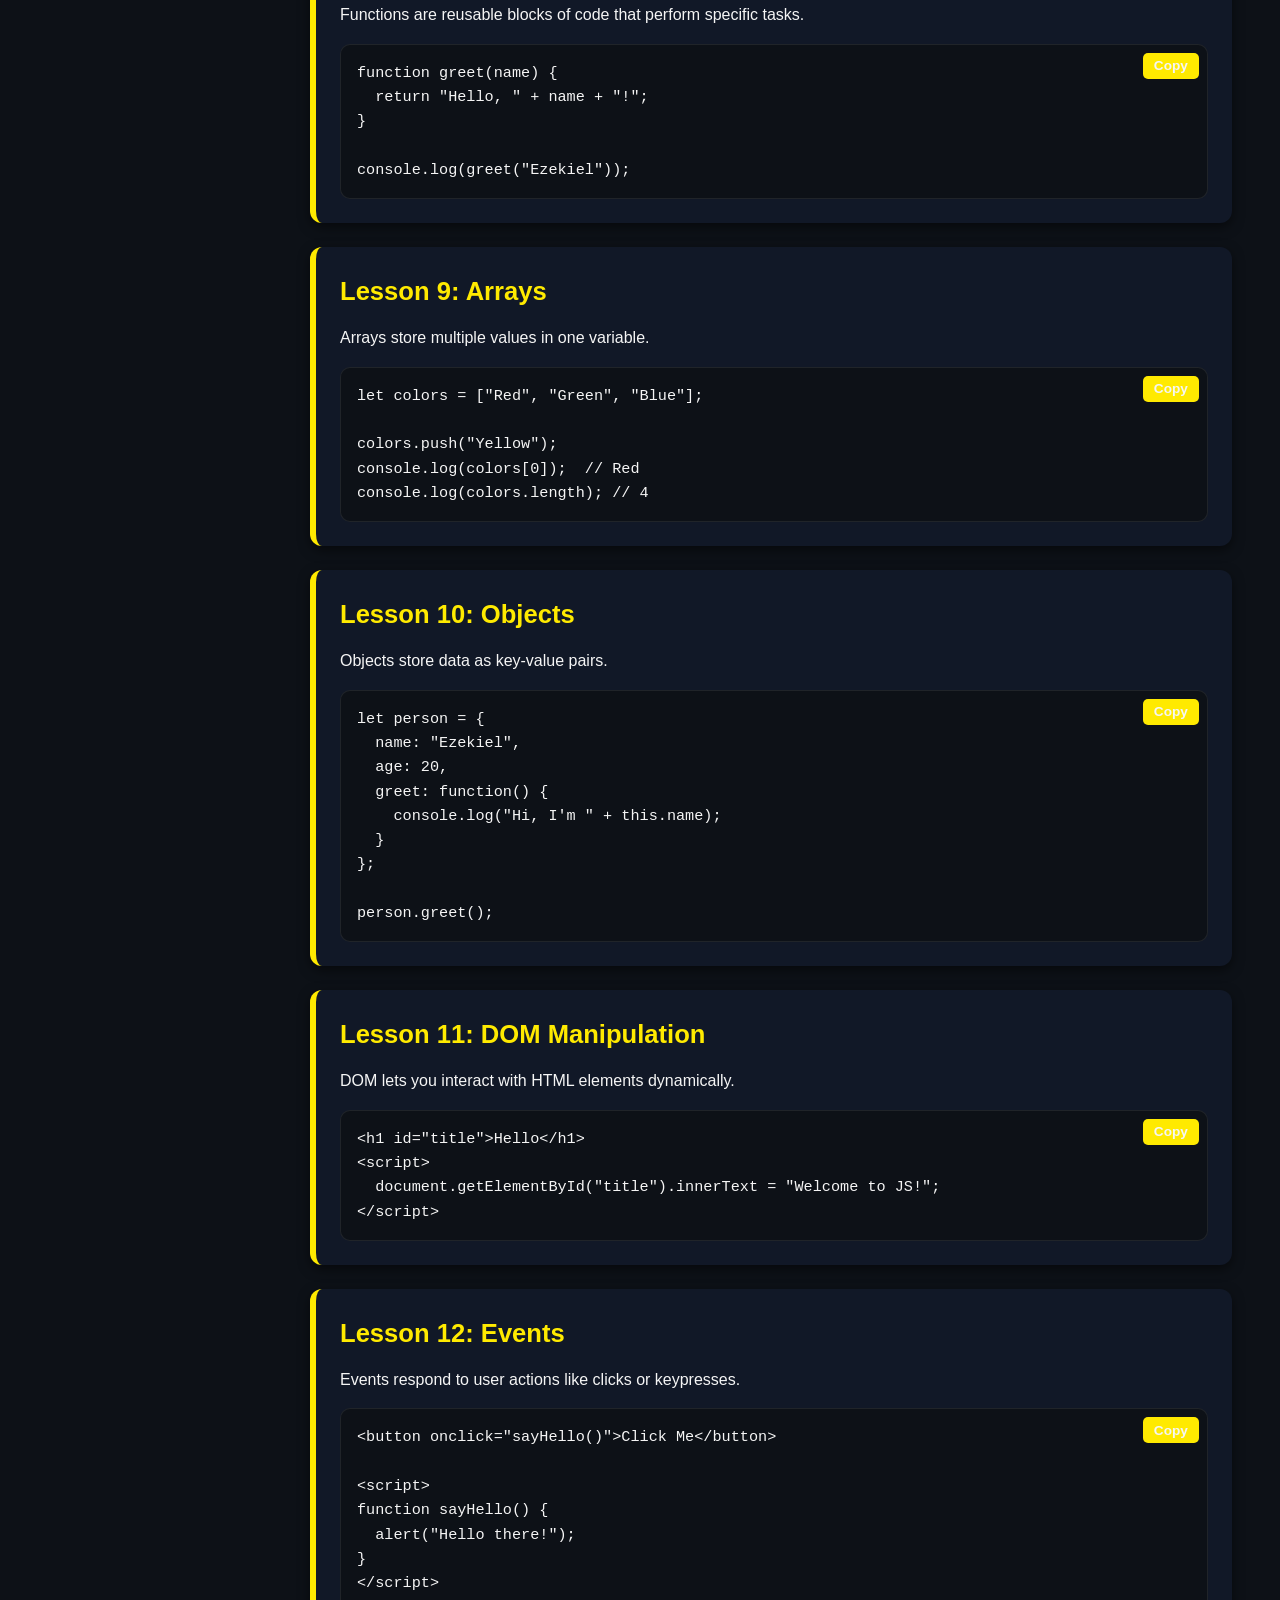
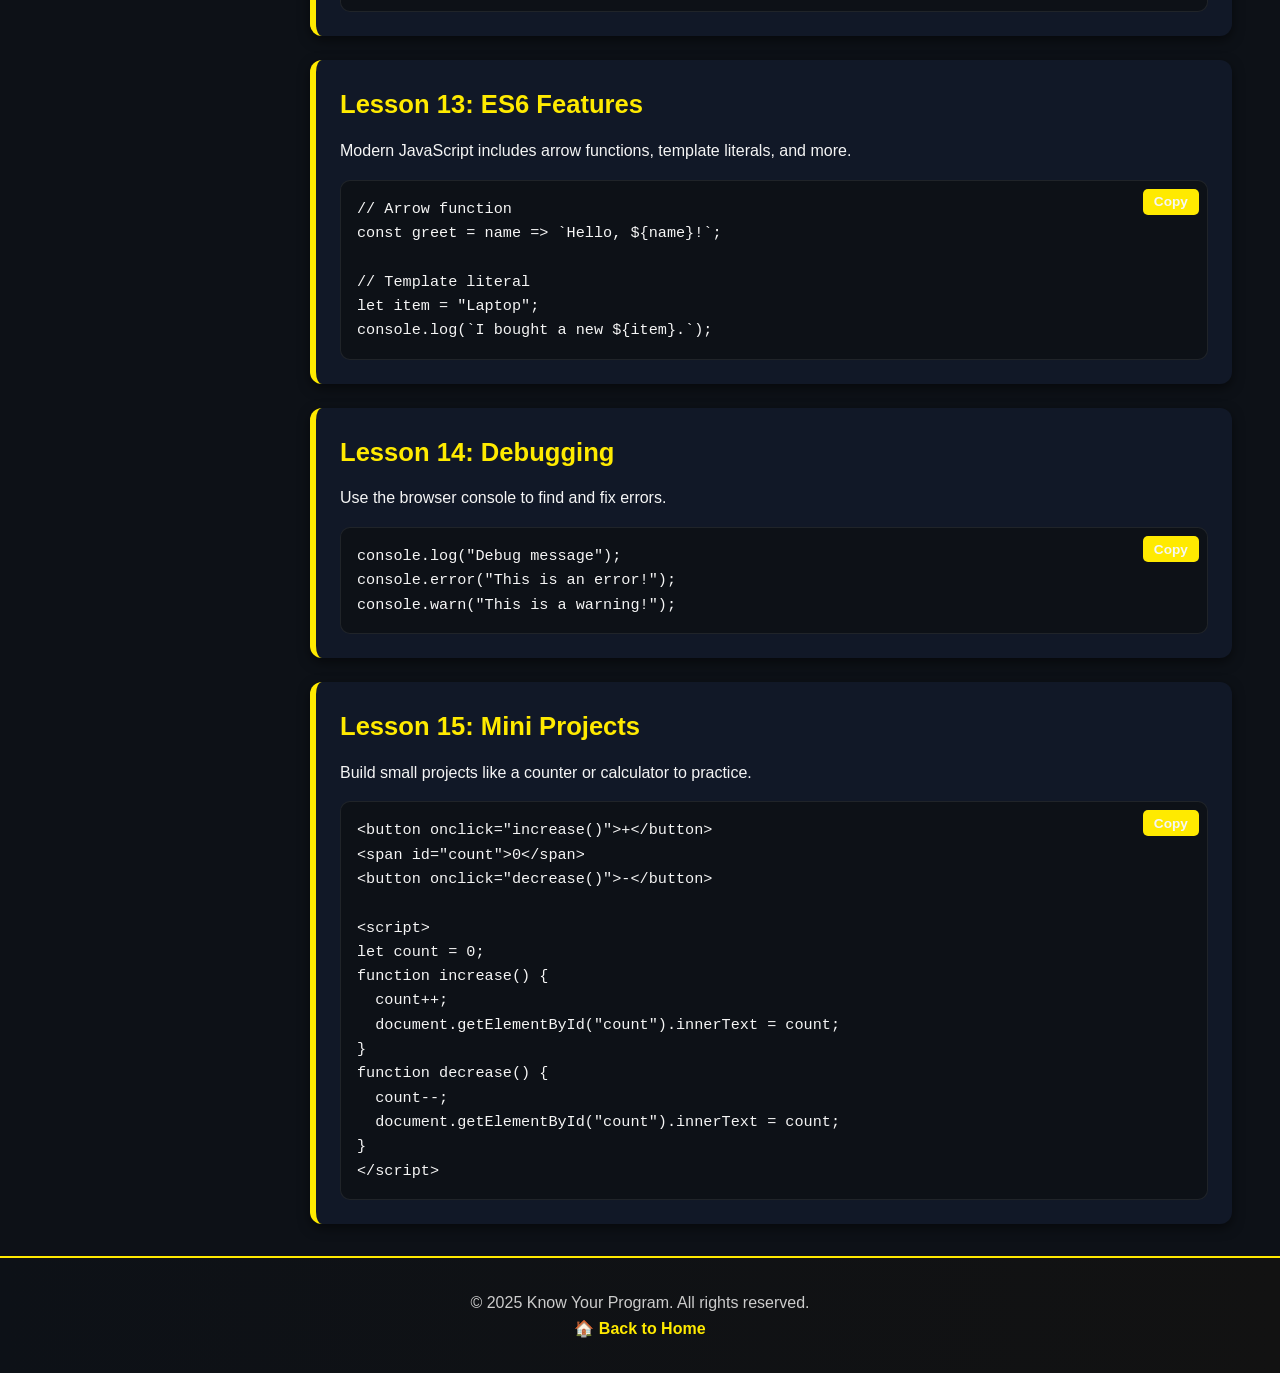
<file: HTML_Lessons/js_lesson.html>
<!DOCTYPE html>
<html lang="en">
<head>
  <meta charset="UTF-8" />
  <meta name="viewport" content="width=device-width, initial-scale=1.0" />
  <title>JavaScript Lessons</title>
  <link rel="stylesheet" href="js_design.css" />
</head>
<body>

  <!-- Topbar -->
  <div class="topbar">
    <div class="brand">Know Your Program</div>
    <nav class="nav">
      <a href="../Main_Page/Home.html">Home Page</a>
    </nav>
    <button id="hamburger" class="hamburger" aria-label="Toggle menu">
      <span></span>
      <span></span>
      <span></span>
    </button>
  </div>
  <div class="progress-bar"></div>

  <!-- Hero Section -->
  <header class="hero">
    <img src="/head-images/Londrina Shadow js.jpg" alt="Know Your Program JavaScript banner" />
    <div class="hero-inner">
      <h1>JavaScript Lessons</h1>
      <p>⚡ 15 Lessons • Interactive • Beginner to Intermediate</p>
    </div>
  </header>

  <!-- Introduction -->
  <section class="lesson intro">
    <h2>Welcome to JavaScript Lessons ⚡</h2>
    <p>
      This course introduces <strong>JavaScript</strong> — the language that brings life to web pages.  
      You’ll learn how to make your website interactive and responsive to user actions.
    </p>
    <p>
      💡 There are <strong>15 lessons</strong> covering the essentials, from syntax and variables to DOM manipulation and events.  
      By the end, you’ll be able to code your own web interactivity with confidence!
    </p>
  </section>

  <!-- Main Container -->
  <div class="container">
    
    <!-- Sidebar -->
    <aside class="sidebar">
      <ul>
        <li><a href="#lesson1">Lesson 1: Introduction</a></li>
        <li><a href="#lesson2">Lesson 2: Syntax & Output</a></li>
        <li><a href="#lesson3">Lesson 3: Variables</a></li>
        <li><a href="#lesson4">Lesson 4: Data Types</a></li>
        <li><a href="#lesson5">Lesson 5: Operators</a></li>
        <li><a href="#lesson6">Lesson 6: Conditional Statements</a></li>
        <li><a href="#lesson7">Lesson 7: Loops</a></li>
        <li><a href="#lesson8">Lesson 8: Functions</a></li>
        <li><a href="#lesson9">Lesson 9: Arrays</a></li>
        <li><a href="#lesson10">Lesson 10: Objects</a></li>
        <li><a href="#lesson11">Lesson 11: DOM Manipulation</a></li>
        <li><a href="#lesson12">Lesson 12: Events</a></li>
        <li><a href="#lesson13">Lesson 13: ES6 Features</a></li>
        <li><a href="#lesson14">Lesson 14: Debugging</a></li>
        <li><a href="#lesson15">Lesson 15: Mini Projects</a></li>
      </ul>
    </aside>

    <!-- Lessons -->
    <main class="lessons">

      <section class="lesson" id="lesson1">
        <h2>Lesson 1: Introduction to JavaScript</h2>
        <p>JavaScript (JS) is a scripting language that makes web pages interactive and dynamic.</p>
<pre><code>&lt;script&gt;
  alert("Welcome to JavaScript!");
&lt;/script&gt;
</code></pre>
      </section>

      <section class="lesson" id="lesson2">
        <h2>Lesson 2: Syntax & Output</h2>
        <p>JS statements end with semicolons. Use <code>console.log()</code> to display output.</p>
<pre><code>console.log("Hello, world!");
document.write("This is JavaScript output!");
alert("Pop-up example!");</code></pre>
      </section>

      <section class="lesson" id="lesson3">
        <h2>Lesson 3: Variables</h2>
        <p>Variables store data values using <code>var</code>, <code>let</code>, or <code>const</code>.</p>
<pre><code>let name = "Ezekiel";
const year = 2025;
var age = 20;

console.log(name, year, age);</code></pre>
      </section>

      <section class="lesson" id="lesson4">
        <h2>Lesson 4: Data Types</h2>
        <p>JS supports strings, numbers, booleans, arrays, and objects.</p>
<pre><code>let text = "Hello";      // String
let num = 100;           // Number
let isTrue = true;       // Boolean
let fruits = ["Apple", "Banana"]; // Array
let user = { name: "Ezekiel", age: 20 }; // Object</code></pre>
      </section>

      <section class="lesson" id="lesson5">
        <h2>Lesson 5: Operators</h2>
        <p>Use operators to perform calculations or comparisons.</p>
<pre><code>let sum = 10 + 5;     // Addition
let diff = 10 - 3;    // Subtraction
let isEqual = (5 == "5"); // true
let strictEqual = (5 === "5"); // false</code></pre>
      </section>

      <section class="lesson" id="lesson6">
        <h2>Lesson 6: Conditional Statements</h2>
        <p>Use <code>if</code>, <code>else if</code>, and <code>else</code> to make decisions.</p>
<pre><code>let score = 85;

if (score >= 90) {
  console.log("Excellent!");
} else if (score >= 75) {
  console.log("Good job!");
} else {
  console.log("Keep trying!");
}</code></pre>
      </section>

      <section class="lesson" id="lesson7">
        <h2>Lesson 7: Loops</h2>
        <p>Loops repeat code multiple times.</p>
<pre><code>for (let i = 1; i &lt;= 5; i++) {
  console.log("Count: " + i);
}

let count = 0;
while (count &lt; 3) {
  console.log("While loop " + count);
  count++;
}</code></pre>
      </section>

      <section class="lesson" id="lesson8">
        <h2>Lesson 8: Functions</h2>
        <p>Functions are reusable blocks of code that perform specific tasks.</p>
<pre><code>function greet(name) {
  return "Hello, " + name + "!";
}

console.log(greet("Ezekiel"));</code></pre>
      </section>

      <section class="lesson" id="lesson9">
        <h2>Lesson 9: Arrays</h2>
        <p>Arrays store multiple values in one variable.</p>
<pre><code>let colors = ["Red", "Green", "Blue"];

colors.push("Yellow");
console.log(colors[0]);  // Red
console.log(colors.length); // 4</code></pre>
      </section>

      <section class="lesson" id="lesson10">
        <h2>Lesson 10: Objects</h2>
        <p>Objects store data as key-value pairs.</p>
<pre><code>let person = {
  name: "Ezekiel",
  age: 20,
  greet: function() {
    console.log("Hi, I'm " + this.name);
  }
};

person.greet();</code></pre>
      </section>

      <section class="lesson" id="lesson11">
        <h2>Lesson 11: DOM Manipulation</h2>
        <p>DOM lets you interact with HTML elements dynamically.</p>
<pre><code>&lt;h1 id="title"&gt;Hello&lt;/h1&gt;
&lt;script&gt;
  document.getElementById("title").innerText = "Welcome to JS!";
&lt;/script&gt;</code></pre>
      </section>

      <section class="lesson" id="lesson12">
        <h2>Lesson 12: Events</h2>
        <p>Events respond to user actions like clicks or keypresses.</p>
<pre><code>&lt;button onclick="sayHello()"&gt;Click Me&lt;/button&gt;

&lt;script&gt;
function sayHello() {
  alert("Hello there!");
}
&lt;/script&gt;</code></pre>
      </section>

      <section class="lesson" id="lesson13">
        <h2>Lesson 13: ES6 Features</h2>
        <p>Modern JavaScript includes arrow functions, template literals, and more.</p>
<pre><code>// Arrow function
const greet = name =&gt; `Hello, ${name}!`;

// Template literal
let item = "Laptop";
console.log(`I bought a new ${item}.`);</code></pre>
      </section>

      <section class="lesson" id="lesson14">
        <h2>Lesson 14: Debugging</h2>
        <p>Use the browser console to find and fix errors.</p>
<pre><code>console.log("Debug message");
console.error("This is an error!");
console.warn("This is a warning!");</code></pre>
      </section>

      <section class="lesson" id="lesson15">
        <h2>Lesson 15: Mini Projects</h2>
        <p>Build small projects like a counter or calculator to practice.</p>
<pre><code>&lt;button onclick="increase()"&gt;+&lt;/button&gt;
&lt;span id="count"&gt;0&lt;/span&gt;
&lt;button onclick="decrease()"&gt;-&lt;/button&gt;

&lt;script&gt;
let count = 0;
function increase() {
  count++;
  document.getElementById("count").innerText = count;
}
function decrease() {
  count--;
  document.getElementById("count").innerText = count;
}
&lt;/script&gt;</code></pre>
      </section>

    </main>
  </div>

  <!-- Footer -->
  <footer class="footer">
    <p>© 2025 Know Your Program. All rights reserved.</p>
    <p><a href="../Main_Page/Home.html">🏠 Back to Home</a></p>
  </footer>

  <!-- Back to Top -->
  <button id="backToTop" class="back-to-top">↑</button>

  <script src="html_script.js"></script>
</body>
</html>
</file>
<file: HTML_Lessons/css_design.css>
* {
    margin: 0;
    padding: 0;
    box-sizing: border-box;
  }
  
  :root {
    --brand: #264de4;
    --brand-600: #2965f1;
    --brand-700: #1b3fa2;
    --accent: #00c8ff;
    --ink: #e7ecff;
    --paper: #0d1117;
    --soft: rgba(41, 101, 241, 0.15);
  }
  
  body {
    font-family: "Segoe UI", Arial, sans-serif;
    background: var(--paper);
    color: var(--ink);
    line-height: 1.6;
  }
  
  .topbar {
    display: flex;
    align-items: center;
    justify-content: space-between;
    padding: 0.75rem 1rem;
    background: linear-gradient(90deg, var(--brand-700), var(--brand-600));
    color: var(--ink);
    position: relative;
    top: 0;
    z-index: 1000;
    box-shadow: 0 6px 20px rgba(0,0,0,.25);
  }
  
  .brand {
    font-weight: 800;
    letter-spacing: .3px;
    font-size: 1.3rem;
    text-shadow: 0 0 6px var(--accent);
  }
  
  .nav {
    display: flex;
    gap: 1rem;
  }
  
  .nav a {
    color: var(--ink);
    text-decoration: none;
    font-weight: 600;
    opacity: .9;
    padding: .4rem .6rem;
    border-radius: 10px;
    transition: background 0.3s;
  }
  
  .nav a:hover {
    background: rgba(255,255,255,.18);
  }
  
  .progress-bar {
    position: fixed;
    top: 0;
    left: 0;
    height: 4px;
    background: var(--brand-600);
    width: 0%;
    z-index: 2000;
    transition: width 0.2s ease;
  }
  
  header.hero {
    position: relative;
    isolation: isolate;
    min-height: 50dvh;
    display: grid;
    overflow: hidden;
    border-bottom-left-radius: 28px;
    border-bottom-right-radius: 28px;
  }
  
  header.hero > img {
    position: absolute;
    inset: 0;
    width: 100%;
    height: 100%;
    object-fit: cover;
    filter: saturate(150%) contrast(105%);
    z-index: -2;
  }
  
  header.hero::after {
    content: "";
    position: absolute;
    inset: 0;
    z-index: -1;
    background: linear-gradient(180deg, rgba(38,77,228,.65), rgba(41,101,241,.55));
    mix-blend-mode: multiply;
  }
  
  .hero-inner {
    color: var(--ink);
    padding: 5rem 1rem;
    max-width: 1100px;
  }
  
  .hero h1 {
    font-size: clamp(2.2rem, 5.2vw, 4rem);
    margin: .2rem 0 .6rem;
    text-shadow: 0 0 10px var(--accent);
  }
  
  .hero p {
    font-size: clamp(1rem, 2.3vw, 1.25rem);
    opacity: .95;
  }
  
  .container {
    display: flex;
    margin: 2rem;
    gap: 2rem;
  }
  
  .sidebar {
    width: 230px;
    background: linear-gradient(180deg, #121212, #0d1117);
    border: 1px solid rgba(41,101,241,0.25);
    padding: 1.2rem;
    border-radius: 12px;
    box-shadow: 0 4px 12px rgba(0,0,0,.4);
    position: sticky;
    top: 1rem;
    align-self: flex-start;
    max-height: calc(100vh - 2rem);
    overflow-y: auto;
  }
  
  .sidebar ul {
    list-style: none;
  }
  
  .sidebar li {
    margin-bottom: .6rem;
  }
  
  .sidebar a {
    display: block;
    padding: .6rem 1rem;
    border-radius: 8px;
    text-decoration: none;
    color: #ddd;
    font-weight: 500;
    transition: all .3s ease;
  }
  
  .sidebar a:hover,
  .sidebar a.active {
    background: var(--brand-600);
    color: white;
    transform: translateX(5px);
    box-shadow: 0 0 10px var(--brand-600);
  }
  
  .lesson.intro {
    border-left: 6px solid var(--brand-600);
    background: #161b22;
  }
  
  .lesson.intro h2 {
    color: var(--brand-600);
  }
  
  .lesson.intro p {
    font-size: 1.1rem;
    opacity: .9;
    margin-bottom: 1rem;
  }
  
  .lessons {
    flex: 1;
    display: flex;
    flex-direction: column;
    gap: 1.5rem;
  }
  
  .lesson {
    background: #111827;
    border-radius: 12px;
    padding: 1.5rem;
    border-left: 6px solid var(--brand-600);
    box-shadow: 0 4px 12px rgba(0,0,0,.5);
    transition: transform .25s ease, box-shadow .3s ease;
  }
  
  .lesson:hover {
    transform: translateY(-5px);
    box-shadow: 0 10px 24px rgba(41,101,241,.35);
  }
  
  .lesson h2 {
    font-size: 1.6rem;
    font-weight: 700;
    color: var(--brand-600);
    margin-bottom: .8rem;
  }
  
  .lesson p {
    margin-bottom: 1rem;
  }
  
  pre {
    background: #0d1117;
    padding: 1rem;
    border-radius: 10px;
    overflow-x: auto;
    border: 1px solid rgba(255,255,255,.08);
  }
  
  pre code {
    font-family: "Fira Code", monospace;
    font-size: .95rem;
    color: #f5f5f5;
  }
  
  pre code .tag { color: var(--brand-600); }
  pre code .attr { color: #ffcc00; }
  pre code .val { color: #4fc3f7; }
  
  ::-webkit-scrollbar {
    width: 12px;
  }
  
  ::-webkit-scrollbar-track {
    background: #1a1a1a;
    border-radius: 10px;
  }
  
  ::-webkit-scrollbar-thumb {
    background: linear-gradient(180deg, #2b2b2b, #111);
    border-radius: 10px;
    border: 2px solid #1a1a1a;
    transition: all 0.3s ease;
  }
  
  ::-webkit-scrollbar-thumb:hover {
    background: var(--brand-600);
  }
  
  .sidebar::-webkit-scrollbar {
    width: 8px;
  }
  
  .sidebar::-webkit-scrollbar-thumb {
    background: #444;
    border-radius: 8px;
    transition: background 0.3s ease;
  }
  
  .sidebar::-webkit-scrollbar-thumb:hover {
    background: var(--brand-600);
  }

  /* Copy Code Button */
pre {
  position: relative; /* needed for absolute positioning of button */
}

.copy-btn {
  position: absolute;
  top: 0.5rem;
  right: 0.5rem;
  background: var(--brand-600);
  color: var(--ink);
  border: none;
  padding: 0.35rem 0.7rem;
  font-size: 0.85rem;
  border-radius: 5px;
  cursor: pointer;
  font-weight: 600;
  transition: all 0.2s ease;
}

.copy-btn:hover {
  background: var(--brand-700);
  transform: scale(1.05);
}
  
  .footer {
    text-align: center;
    padding: 2rem 1rem;
    margin-top: 2rem;
    background: linear-gradient(90deg, #0d1117, #121212);
    border-top: 2px solid var(--brand-600);
    color: #ccc;
  }
  
  .footer a {
    color: var(--brand-600);
    text-decoration: none;
    font-weight: 600;
  }
  
  .footer a:hover {
    text-decoration: underline;
  }
  
  #backToTop {
    position: fixed;
    bottom: 20px;
    right: 20px;
    background: var(--brand-600);
    color: black;
    border: none;
    padding: 0.7rem 1rem;
    border-radius: 50%;
    font-size: 1.2rem;
    cursor: pointer;
    box-shadow: 0 4px 10px rgba(0,0,0,.3);
    transition: 
      background 0.3s ease, 
      transform 0.2s ease, 
      opacity 0.3s ease;
    z-index: 1500;
    opacity: 0;
    pointer-events: none;
  }
  
  #backToTop:hover {
    background: var(--brand-700);
    transform: scale(1.1);
  }
  
  /* When visible */
  #backToTop.visible {
    opacity: 1;
    pointer-events: auto;
  }
  
  
  .hamburger {
    display: none;
    flex-direction: column;
    justify-content: space-between;
    width: 28px;
    height: 20px;
    cursor: pointer;
    margin-left: auto;
  }
  
  .hamburger span {
    display: block;
    height: 3px;
    background: white;
    border-radius: 2px;
    transition: all 0.3s ease;
  }
  
  .mobile-nav {
    display: none;
    flex-direction: column;
    position: fixed;
    top: 0;
    right: -100%;
    width: 70%;
    height: 100%;
    background: #0d1117;
    padding: 2rem 1.5rem;
    box-shadow: -4px 0 12px rgba(0,0,0,.6);
    transition: right 0.3s ease;
    z-index: 1200;
  }
  
  .mobile-nav.active {
    right: 0;
    display: flex;
  }
  
  .mobile-nav a {
    color: var(--ink);
    padding: 0.8rem 0;
    font-weight: 600;
    font-size: 1.05rem;
  }
  
  .mobile-nav a:hover {
    color: var(--brand-600);
  }
  
  @media (max-width: 900px) {
    .container {
      flex-direction: column;
      margin: 1rem;
    }
    .sidebar {
      position: fixed;
      top: 0;
      left: -260px;
      height: 100%;
      width: 75%;
      max-width: 280px;
      border-radius: 0;
      box-shadow: 2px 0 10px rgba(0,0,0,.6);
      transition: left 0.3s ease;
      z-index: 1100;
    }
    .sidebar.active {
      left: 0;
    }
    .overlay {
      position: fixed;
      inset: 0;
      background: rgba(0,0,0,0.5);
      display: none;
      z-index: 1050;
    }
    .overlay.active {
      display: block;
    }
  }
  
  @media (max-width: 768px) {
    header.hero {
      min-height: 35dvh;
    }
    .hero-inner {
      padding: 2rem 1rem;
      text-align: center;
    }
    .hero h1 {
      font-size: 1.8rem;
    }
    .hero p {
      font-size: 1rem;
    }
  }
  
  .lesson.intro,
  .lesson {
    margin: 0 1rem;
  }
  
  @media (max-width: 600px) {
    .lesson {
      padding: 1rem;
    }
    .lesson h2 {
      font-size: 1.3rem;
    }
    .lesson p {
      font-size: 0.95rem;
    }
  }
  
  @media (max-width: 768px) {
    .nav {
      display: none;
    }
    .hamburger {
      display: flex;
    }
    .topbar {
      justify-content: space-between;
    }
  }
</file>
<file: HTML_Lessons/html_design.css>
* {
  margin: 0;
  padding: 0;
  box-sizing: border-box;
}

:root {
  --brand: #e34c26;
  --brand-600: #ff6b35;
  --brand-700: #cc3b17;
  --accent: #ff9f66;
  --ink: #f5f5f5;
  --paper: #0d1117;
  --soft: rgba(255, 107, 53, 0.15);
}

body {
  font-family: "Segoe UI", Arial, sans-serif;
  background: var(--paper);
  color: var(--ink);
  line-height: 1.6;
}

.topbar {
  display: flex;
  align-items: center;
  justify-content: space-between;
  padding: 0.75rem 1rem;
  background: linear-gradient(90deg, var(--brand-700), var(--brand-600));
  color: var(--ink);
  position: relative;
  top: 0;
  z-index: 1000;
  box-shadow: 0 6px 20px rgba(0,0,0,.25);
}

.brand {
  font-weight: 800;
  letter-spacing: .3px;
  font-size: 1.3rem;
  text-shadow: 0 0 6px var(--accent);
}

.nav {
  display: flex;
  gap: 1rem;
}

.nav a {
  color: var(--ink);
  text-decoration: none;
  font-weight: 600;
  opacity: .9;
  padding: .4rem .6rem;
  border-radius: 10px;
  transition: background 0.3s;
}

.nav a:hover {
  background: rgba(255,255,255,.18);
}

.progress-bar {
  position: fixed;
  top: 0;
  left: 0;
  height: 4px;
  background: var(--brand-600);
  width: 0%;
  z-index: 2000;
  transition: width 0.2s ease;
}

header.hero {
  position: relative;
  isolation: isolate;
  min-height: 50dvh;
  display: grid;
  overflow: hidden;
  border-bottom-left-radius: 28px;
  border-bottom-right-radius: 28px;
}

header.hero > img {
  position: absolute;
  inset: 0;
  width: 100%;
  height: 100%;
  object-fit: cover;
  filter: saturate(150%) contrast(105%);
  z-index: -2;
}

header.hero::after {
  content: "";
  position: absolute;
  inset: 0;
  z-index: -1;
  background: linear-gradient(180deg, rgba(227,76,38,.65), rgba(255,107,53,.55));
  mix-blend-mode: multiply;
}

.hero-inner {
  color: var(--ink);
  padding: 5rem 1rem;
  max-width: 1100px;
}

.hero h1 {
  font-size: clamp(2.2rem, 5.2vw, 4rem);
  margin: .2rem 0 .6rem;
  text-shadow: 0 0 10px var(--accent);
}

.hero p {
  font-size: clamp(1rem, 2.3vw, 1.25rem);
  opacity: .95;
}

.container {
  display: flex;
  margin: 2rem;
  gap: 2rem;
}

.sidebar {
  width: 230px;
  background: linear-gradient(180deg, #121212, #0d1117);
  border: 1px solid rgba(255,107,53,0.25);
  padding: 1.2rem;
  border-radius: 12px;
  box-shadow: 0 4px 12px rgba(0,0,0,.4);
  position: sticky;
  top: 1rem;
  align-self: flex-start;
  max-height: calc(100vh - 2rem);
  overflow-y: auto;
}

.sidebar ul {
  list-style: none;
}

.sidebar li {
  margin-bottom: .6rem;
}

.sidebar a {
  display: block;
  padding: .6rem 1rem;
  border-radius: 8px;
  text-decoration: none;
  color: #ddd;
  font-weight: 500;
  transition: all .3s ease;
}

.sidebar a:hover,
.sidebar a.active {
  background: var(--brand-600);
  color: white;
  transform: translateX(5px);
  box-shadow: 0 0 10px var(--brand-600);
}

.lesson.intro {
  border-left: 6px solid var(--brand-600);
  background: #161b22;
}

.lesson.intro h2 {
  color: var(--brand-600);
}

.lesson.intro p {
  font-size: 1.1rem;
  opacity: .9;
  margin-bottom: 1rem;
}

.lessons {
  flex: 1;
  display: flex;
  flex-direction: column;
  gap: 1.5rem;
}

.lesson {
  background: #111827;
  border-radius: 12px;
  padding: 1.5rem;
  border-left: 6px solid var(--brand-600);
  box-shadow: 0 4px 12px rgba(0,0,0,.5);
  transition: transform .25s ease, box-shadow .3s ease;
}

.lesson:hover {
  transform: translateY(-5px);
  box-shadow: 0 10px 24px rgba(255,107,53,.35);
}

.lesson h2 {
  font-size: 1.6rem;
  font-weight: 700;
  color: var(--brand-600);
  margin-bottom: .8rem;
}

pre code .tag { color: var(--brand-600); }
pre code .attr { color: #ffd166; }
pre code .val { color: #fca311; }

.footer {
  text-align: center;
  padding: 2rem 1rem;
  margin-top: 2rem;
  background: linear-gradient(90deg, #0d1117, #121212);
  border-top: 2px solid var(--brand-600);
  color: #ccc;
}

.footer a {
  color: var(--brand-600);
  text-decoration: none;
  font-weight: 600;
}

.footer a:hover {
  text-decoration: underline;
}

#backToTop {
  position: fixed;
  bottom: 20px;
  right: 20px;
  background: var(--brand-600);
  color: black;
  border: none;
  padding: 0.7rem 1rem;
  border-radius: 50%;
  font-size: 1.2rem;
  cursor: pointer;
  box-shadow: 0 4px 10px rgba(0,0,0,.3);
  transition: 
    background 0.3s ease, 
    transform 0.2s ease, 
    opacity 0.3s ease;
  z-index: 1500;
  opacity: 0;
  pointer-events: none;
}

#backToTop:hover {
  background: var(--brand-700);
  transform: scale(1.1);
}

/* When visible */
#backToTop.visible {
  opacity: 1;
  pointer-events: auto;
}


.hamburger {
  display: none;
  flex-direction: column;
  justify-content: space-between;
  width: 28px;
  height: 20px;
  cursor: pointer;
  margin-left: auto;
}

.hamburger span {
  display: block;
  height: 3px;
  background: white;
  border-radius: 2px;
  transition: all 0.3s ease;
}

.mobile-nav {
  display: none;
  flex-direction: column;
  position: fixed;
  top: 0;
  right: -100%;
  width: 70%;
  height: 100%;
  background: #0d1117;
  padding: 2rem 1.5rem;
  box-shadow: -4px 0 12px rgba(0,0,0,.6);
  transition: right 0.3s ease;
  z-index: 1200;
}

.mobile-nav.active {
  right: 0;
  display: flex;
}

.mobile-nav a {
  color: var(--ink);
  padding: 0.8rem 0;
  font-weight: 600;
  font-size: 1.05rem;
}

.mobile-nav a:hover {
  color: var(--brand-600);
}

@media (max-width: 900px) {
  .container {
    flex-direction: column;
    margin: 1rem;
  }
  .sidebar {
    position: fixed;
    top: 0;
    left: -260px;
    height: 100%;
    width: 75%;
    max-width: 280px;
    border-radius: 0;
    box-shadow: 2px 0 10px rgba(0,0,0,.6);
    transition: left 0.3s ease;
    z-index: 1100;
  }
  .sidebar.active {
    left: 0;
  }
  .overlay {
    position: fixed;
    inset: 0;
    background: rgba(0,0,0,0.5);
    display: none;
    z-index: 1050;
  }
  .overlay.active {
    display: block;
  }
}

@media (max-width: 768px) {
  header.hero {
    min-height: 35dvh;
  }
  .hero-inner {
    padding: 2rem 1rem;
    text-align: center;
  }
  .hero h1 {
    font-size: 1.8rem;
  }
  .hero p {
    font-size: 1rem;
  }
}

.lesson.intro,
.lesson {
  margin: 0 1rem;
}

@media (max-width: 600px) {
  .lesson {
    padding: 1rem;
  }
  .lesson h2 {
    font-size: 1.3rem;
  }
  .lesson p {
    font-size: 0.95rem;
  }
}

@media (max-width: 768px) {
  .nav {
    display: none;
  }
  .hamburger {
    display: flex;
  }
  .topbar {
    justify-content: space-between;
  }
}
</file>
<file: HTML_Lessons/js_design.css>
* {
    margin: 0;
    padding: 0;
    box-sizing: border-box;
  }
  
  :root {
    --brand: #f7df1e;          /* JavaScript yellow */
    --brand-600: #ffea00;      /* bright JS yellow */
    --brand-700: #c6b400;      /* darker gold */
    --accent: #ffcc00;         /* soft highlight */
    --ink: #f5f5f5;            /* light text on dark bg */
    --paper: #0d1117;          /* deep dark background */
    --soft: rgba(247, 223, 30, 0.15); /* subtle glow */
  }
  
  body {
    font-family: "Segoe UI", Arial, sans-serif;
    background: var(--paper);
    color: var(--ink);
    line-height: 1.6;
  }
  
  .topbar {
    display: flex;
    align-items: center;
    justify-content: space-between;
    padding: 0.75rem 1rem;
    background: linear-gradient(90deg, var(--brand-700), var(--brand-600));
    color: var(--ink);
    position: relative;
    top: 0;
    z-index: 1000;
    box-shadow: 0 6px 20px rgba(0,0,0,.25);
  }
  
  .brand {
    font-weight: 800;
    letter-spacing: .3px;
    font-size: 1.3rem;
    text-shadow: 0 0 6px var(--accent);
  }
  
  .nav {
    display: flex;
    gap: 1rem;
  }
  
  .nav a {
    color: var(--ink);
    text-decoration: none;
    font-weight: 600;
    opacity: .9;
    padding: .4rem .6rem;
    border-radius: 10px;
    transition: background 0.3s;
  }
  
  .nav a:hover {
    background: rgba(255,255,255,.18);
  }
  
  .progress-bar {
    position: fixed;
    top: 0;
    left: 0;
    height: 4px;
    background: var(--brand-600);
    width: 0%;
    z-index: 2000;
    transition: width 0.2s ease;
  }
  
  header.hero {
    position: relative;
    isolation: isolate;
    min-height: 50dvh;
    display: grid;
    overflow: hidden;
    border-bottom-left-radius: 28px;
    border-bottom-right-radius: 28px;
  }
  
  header.hero > img {
    position: absolute;
    inset: 0;
    width: 100%;
    height: 100%;
    object-fit: cover;
    filter: saturate(150%) contrast(105%);
    z-index: -2;
  }
  
  header.hero::after {
    content: "";
    position: absolute;
    inset: 0;
    z-index: -1;
    background: linear-gradient(180deg, rgba(247,223,30,.65), rgba(198,180,0,.55));
    mix-blend-mode: multiply;
  }
  
  .hero-inner {
    color: var(--ink);
    padding: 5rem 1rem;
    max-width: 1100px;
  }
  
  .hero h1 {
    font-size: clamp(2.2rem, 5.2vw, 4rem);
    margin: .2rem 0 .6rem;
    text-shadow: 0 0 10px var(--accent);
  }
  
  .hero p {
    font-size: clamp(1rem, 2.3vw, 1.25rem);
    opacity: .95;
  }
  
  .container {
    display: flex;
    margin: 2rem;
    gap: 2rem;
  }
  
  .sidebar {
    width: 230px;
    background: linear-gradient(180deg, #121212, #0d1117);
    border: 1px solid rgba(247,223,30,0.25);
    padding: 1.2rem;
    border-radius: 12px;
    box-shadow: 0 4px 12px rgba(0,0,0,.4);
    position: sticky;
    top: 1rem;
    align-self: flex-start;
    max-height: calc(100vh - 2rem);
    overflow-y: auto;
  }
  
  .sidebar ul {
    list-style: none;
  }
  
  .sidebar li {
    margin-bottom: .6rem;
  }
  
  .sidebar a {
    display: block;
    padding: .6rem 1rem;
    border-radius: 8px;
    text-decoration: none;
    color: #ddd;
    font-weight: 500;
    transition: all .3s ease;
  }
  
  .sidebar a:hover,
  .sidebar a.active {
    background: var(--brand-600);
    color: black;
    transform: translateX(5px);
    box-shadow: 0 0 10px var(--brand-600);
  }
  
  .lesson.intro {
    border-left: 6px solid var(--brand-600);
    background: #161b22;
  }
  
  .lesson.intro h2 {
    color: var(--brand-600);
  }
  
  .lesson.intro p {
    font-size: 1.1rem;
    opacity: .9;
    margin-bottom: 1rem;
  }
  
  .lessons {
    flex: 1;
    display: flex;
    flex-direction: column;
    gap: 1.5rem;
  }
  
  .lesson {
    background: #111827;
    border-radius: 12px;
    padding: 1.5rem;
    border-left: 6px solid var(--brand-600);
    box-shadow: 0 4px 12px rgba(0,0,0,.5);
    transition: transform .25s ease, box-shadow .3s ease;
  }
  
  .lesson:hover {
    transform: translateY(-5px);
    box-shadow: 0 10px 24px rgba(247,223,30,.35);
  }
  
  .lesson h2 {
    font-size: 1.6rem;
    font-weight: 700;
    color: var(--brand-600);
    margin-bottom: .8rem;
  }
  
  .lesson p {
    margin-bottom: 1rem;
  }
  
  pre {
    background: #0d1117;
    padding: 1rem;
    border-radius: 10px;
    overflow-x: auto;
    border: 1px solid rgba(255,255,255,.08);
  }
  
  pre code {
    font-family: "Fira Code", monospace;
    font-size: .95rem;
    color: #f5f5f5;
  }
  
  pre code .tag { color: var(--brand-600); }
  pre code .attr { color: #ffcc00; }
  pre code .val { color: #ffe066; }
  
  ::-webkit-scrollbar {
    width: 12px;
  }
  
  ::-webkit-scrollbar-track {
    background: #1a1a1a;
    border-radius: 10px;
  }
  
  ::-webkit-scrollbar-thumb {
    background: linear-gradient(180deg, #2b2b2b, #111);
    border-radius: 10px;
    border: 2px solid #1a1a1a;
    transition: all 0.3s ease;
  }
  
  ::-webkit-scrollbar-thumb:hover {
    background: var(--brand-600);
  }
  
  .sidebar::-webkit-scrollbar {
    width: 8px;
  }
  
  .sidebar::-webkit-scrollbar-thumb {
    background: #444;
    border-radius: 8px;
    transition: background 0.3s ease;
  }
  
  .sidebar::-webkit-scrollbar-thumb:hover {
    background: var(--brand-600);
  }

  /* Copy Code Button */
pre {
  position: relative; /* needed for absolute positioning of button */
}

.copy-btn {
  position: absolute;
  top: 0.5rem;
  right: 0.5rem;
  background: var(--brand-600);
  color: var(--ink);
  border: none;
  padding: 0.35rem 0.7rem;
  font-size: 0.85rem;
  border-radius: 5px;
  cursor: pointer;
  font-weight: 600;
  transition: all 0.2s ease;
}

.copy-btn:hover {
  background: var(--brand-700);
  transform: scale(1.05);
}
  
  .footer {
    text-align: center;
    padding: 2rem 1rem;
    margin-top: 2rem;
    background: linear-gradient(90deg, #0d1117, #121212);
    border-top: 2px solid var(--brand-600);
    color: #ccc;
  }
  
  .footer a {
    color: var(--brand-600);
    text-decoration: none;
    font-weight: 600;
  }
  
  .footer a:hover {
    text-decoration: underline;
  }
  
  #backToTop {
    position: fixed;
    bottom: 20px;
    right: 20px;
    background: var(--brand-600);
    color: black;
    border: none;
    padding: 0.7rem 1rem;
    border-radius: 50%;
    font-size: 1.2rem;
    cursor: pointer;
    box-shadow: 0 4px 10px rgba(0,0,0,.3);
    transition: 
      background 0.3s ease, 
      transform 0.2s ease, 
      opacity 0.3s ease;
    z-index: 1500;
    opacity: 0;
    pointer-events: none;
  }
  
  #backToTop:hover {
    background: var(--brand-700);
    transform: scale(1.1);
  }
  
  /* When visible */
  #backToTop.visible {
    opacity: 1;
    pointer-events: auto;
  }
  
  
  .hamburger {
    display: none;
    flex-direction: column;
    justify-content: space-between;
    width: 28px;
    height: 20px;
    cursor: pointer;
    margin-left: auto;
  }
  
  .hamburger span {
    display: block;
    height: 3px;
    background: white;
    border-radius: 2px;
    transition: all 0.3s ease;
  }
  
  .mobile-nav {
    display: none;
    flex-direction: column;
    position: fixed;
    top: 0;
    right: -100%;
    width: 70%;
    height: 100%;
    background: #0d1117;
    padding: 2rem 1.5rem;
    box-shadow: -4px 0 12px rgba(0,0,0,.6);
    transition: right 0.3s ease;
    z-index: 1200;
  }
  
  .mobile-nav.active {
    right: 0;
    display: flex;
  }
  
  .mobile-nav a {
    color: var(--ink);
    padding: 0.8rem 0;
    font-weight: 600;
    font-size: 1.05rem;
  }
  
  .mobile-nav a:hover {
    color: var(--brand-600);
  }
  
  @media (max-width: 900px) {
    .container {
      flex-direction: column;
      margin: 1rem;
    }
    .sidebar {
      position: fixed;
      top: 0;
      left: -260px;
      height: 100%;
      width: 75%;
      max-width: 280px;
      border-radius: 0;
      box-shadow: 2px 0 10px rgba(0,0,0,.6);
      transition: left 0.3s ease;
      z-index: 1100;
    }
    .sidebar.active {
      left: 0;
    }
    .overlay {
      position: fixed;
      inset: 0;
      background: rgba(0,0,0,0.5);
      display: none;
      z-index: 1050;
    }
    .overlay.active {
      display: block;
    }
  }
  
  @media (max-width: 768px) {
    header.hero {
      min-height: 35dvh;
    }
    .hero-inner {
      padding: 2rem 1rem;
      text-align: center;
    }
    .hero h1 {
      font-size: 1.8rem;
    }
    .hero p {
      font-size: 1rem;
    }
  }
  
  .lesson.intro,
  .lesson {
    margin: 0 1rem;
  }
  
  @media (max-width: 600px) {
    .lesson {
      padding: 1rem;
    }
    .lesson h2 {
      font-size: 1.3rem;
    }
    .lesson p {
      font-size: 0.95rem;
    }
  }
  
  @media (max-width: 768px) {
    .nav {
      display: none;
    }
    .hamburger {
      display: flex;
    }
    .topbar {
      justify-content: space-between;
    }
  }
</file>
